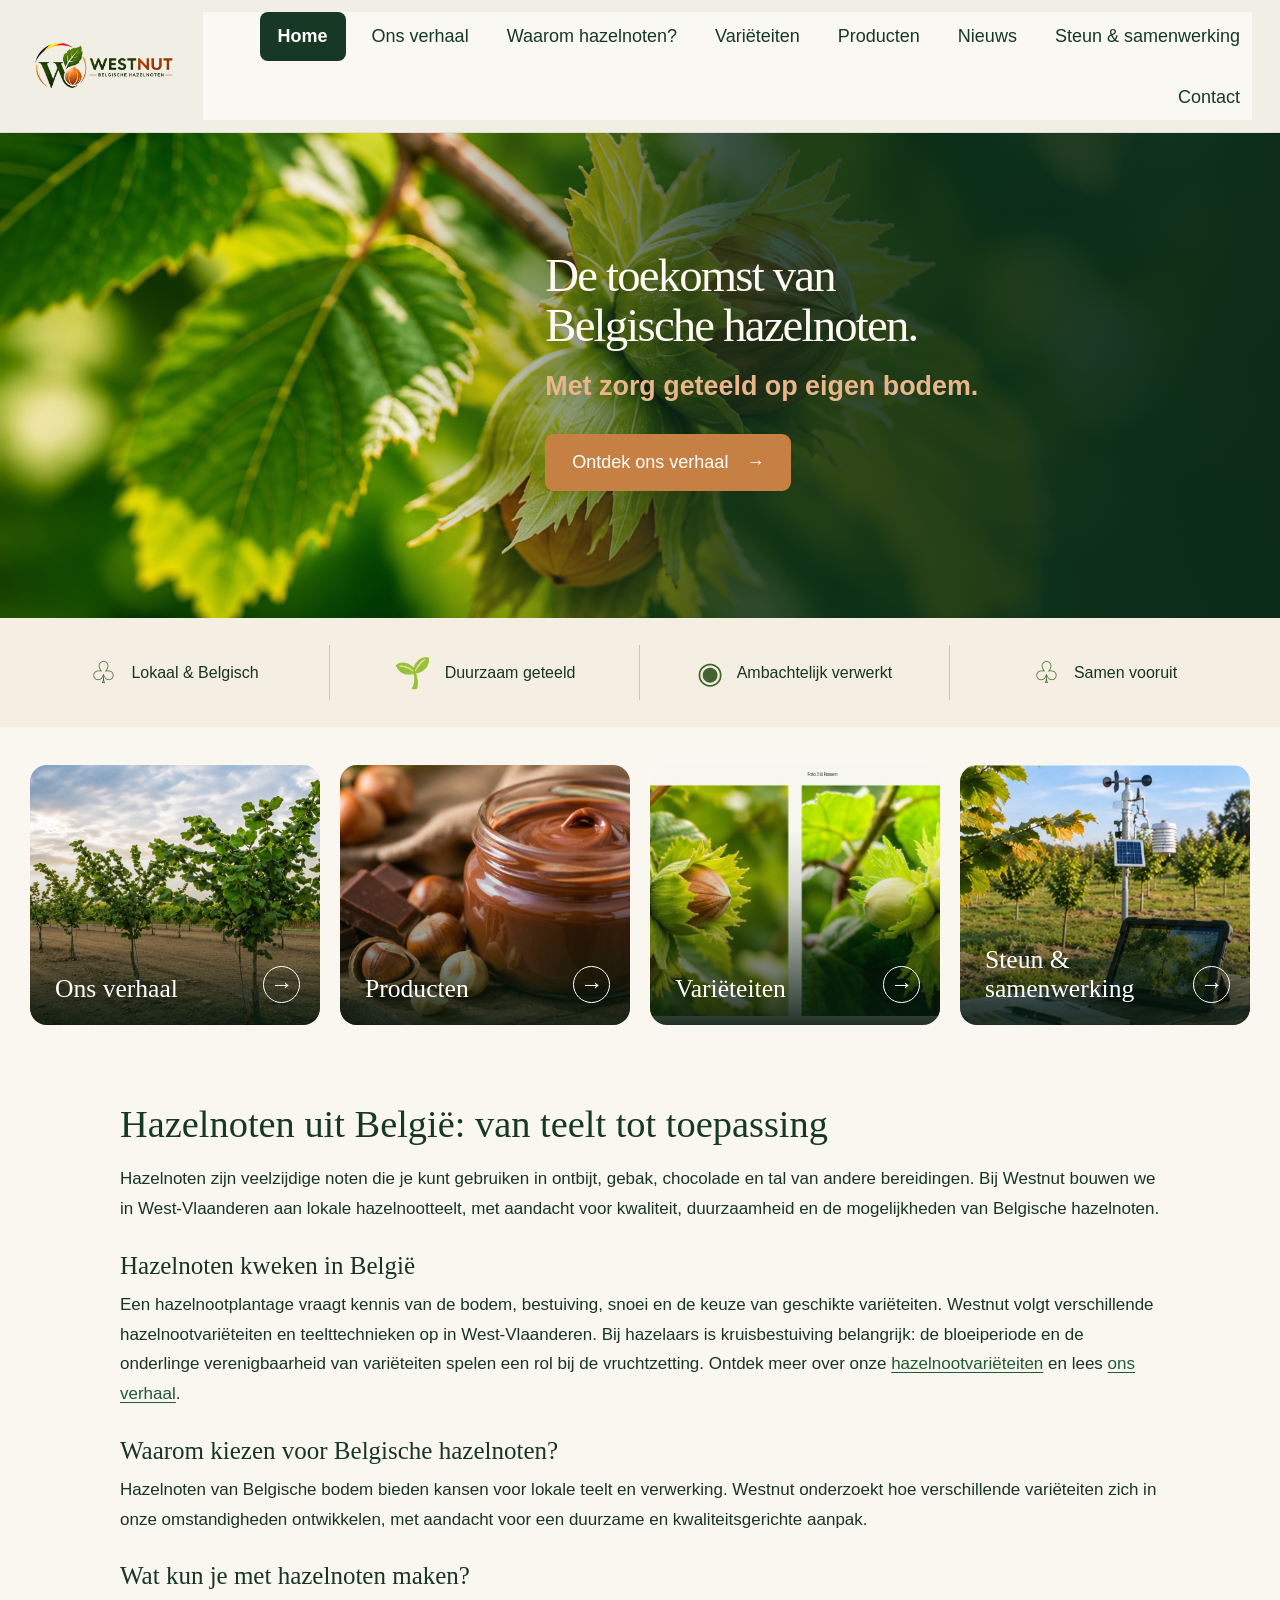
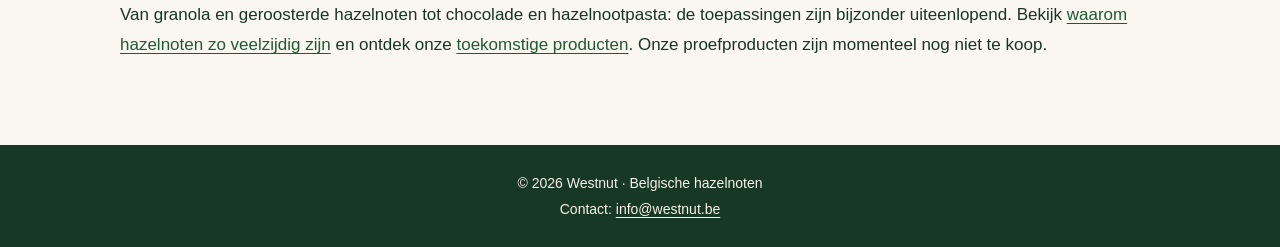
<file: index.html>
<!DOCTYPE html>
<html lang="nl">
<head>
<meta charset="UTF-8">
<meta name="viewport" content="width=device-width, initial-scale=1">

<title>Hazelnoten uit België | Belgische hazelnootteelt – Westnut</title>
<meta name="description" content="Ontdek Belgische hazelnoten bij Westnut in West-Vlaanderen. Leer over hazelnootteelt, variëteiten, bestuiving en toepassingen van hazelnoten.">
<meta name="robots" content="index, follow">
<link rel="canonical" href="https://westnut.be/">
<meta property="og:type" content="website">
<meta property="og:locale" content="nl_BE">
<meta property="og:site_name" content="Westnut">
<meta property="og:title" content="Hazelnoten uit België | Belgische hazelnootteelt – Westnut">
<meta property="og:description" content="Ontdek Belgische hazelnoten, lokale hazelnootteelt en verschillende variëteiten bij Westnut in West-Vlaanderen.">
<meta property="og:url" content="https://westnut.be/">
<meta name="twitter:card" content="summary">
<meta name="twitter:title" content="Hazelnoten uit België | Belgische hazelnootteelt – Westnut">
<meta name="twitter:description" content="Ontdek Belgische hazelnoten, variëteiten en hazelnootteelt bij Westnut in West-Vlaanderen.">
<script type="application/ld+json">
{
  "@context": "https://schema.org",
  "@type": "Organization",
  "name": "Westnut",
  "url": "https://westnut.be/",
  "description": "Westnut ontwikkelt lokale hazelnootteelt en toekomstige hazelnootproducten in West-Vlaanderen.",
  "logo": "https://westnut.be/westnut-logo-transparant.png",
  "email": "info@westnut.be",
  "contactPoint": {"@type": "ContactPoint", "email": "info@westnut.be", "contactType": "customer support"}
}
</script>

<link rel="icon" href="westnut-logo-transparant.png">

<style>
:root {
  --green: #173824;
  --cream: #faf7f0;
  --copper: #c78043;
  --text: #183524;
}

* {
  box-sizing: border-box;
}

html {
  scroll-behavior: smooth;
}

body {
  margin: 0;
  background: var(--cream);
  color: var(--text);
  font-family: Arial, Helvetica, sans-serif;
}

a {
  text-decoration: none;
  color: inherit;
}

/* =========================
   NAVIGATIE
========================= */

.site-header {
  background: #faf8f3;
  position: relative;
  z-index: 10;
}

.nav {
  max-width: 1500px;
  margin: auto;
  padding: 10px 24px;
  display: flex;
  align-items: center;
  justify-content: space-between;
  gap: 22px;
}

/* ORIGINEEL WESTNUT-LOGO */

.brand {
  display: flex;
  align-items: center;
  flex-shrink: 0;
  margin-left: 0;
}

.brand img {
  display: block;
  width: 300px;
  max-width: 100%;
  height: auto;
  object-fit: contain;
}

/* MENUKNOPPEN */

.nav-links {
  display: flex;
  align-items: center;
  justify-content: flex-end;
  gap: 13px;
  flex-wrap: nowrap;
}

.nav-links a {
  font-size: 18px;
  font-weight: 500;
  white-space: nowrap;
  transition: color .2s;
}

.nav-links a:hover {
  color: var(--copper);
}

.nav-links .active {
  background: var(--green);
  color: white;
  padding: 12px 18px;
  border-radius: 8px;
}

.nav-links .active:hover {
  color: white;
}

.menu-toggle {
  display: none;
  border: 0;
  background: none;
  font-size: 29px;
  color: var(--green);
  cursor: pointer;
}

/* =========================
   HOOFDBANNER
========================= */

.hero-inner {
  min-height: 485px;
  position: relative;
  display: flex;
  align-items: center;
  overflow: hidden;

  background:
    linear-gradient(
      90deg,
      rgba(12,42,25,0) 0%,
      rgba(12,42,25,.05) 32%,
      rgba(12,42,25,.82) 57%,
      rgba(12,42,25,.97) 100%
    ),
    url("hero-hazelnoten.jpg")
    center center / cover no-repeat;
}

.hero-inner {
  width: 100%;
  max-width: 1500px;
  margin: auto;
  padding: 65px 48px 75px;
  position: relative;
  z-index: 1;
  display: flex;
  justify-content: flex-end;
}

.hero-content {
  width: min(58%, 760px);
}

.hero h1 {
  font-family: Georgia, "Times New Roman", serif;
  font-size: clamp(34px, 3.65vw, 60px);
  font-weight: normal;
  line-height: 1.07;
  letter-spacing: -1.8px;
  color: #fffaf4;
  margin: 0 0 20px;
}

.hero-subtitle {
  color: #e9b68c;
  font-size: clamp(20px, 2.1vw, 32px);
  font-weight: 600;
  line-height: 1.2;
  margin: 0 0 32px;
}

.hero-button {
  display: inline-flex;
  align-items: center;
  gap: 18px;
  background: var(--copper);
  color: white;
  padding: 18px 27px;
  border-radius: 9px;
  font-size: 18px;
  transition: background .2s, transform .2s;
}

.hero-button:hover {
  background: #ac6732;
  transform: translateY(-2px);
}

/* ORIGINEEL LOGO NAAST DE HOOFDTITEL */

.hero-heading {
  display: flex;
  align-items: center;
  gap: 18px;
}

.hero-mark {
  width: clamp(82px, 8vw, 118px);
  height: auto;
  flex-shrink: 0;
  object-fit: contain;
}

.hero-heading h1 {
  min-width: 0;
}

@media (max-width: 1100px) {
  .hero-heading {
    gap: 12px;
  }

  .hero-mark {
    width: 82px;
  }
}

/* =========================
   KERNWAARDEN
========================= */

.values {
  background: #f5efe3;
  padding: 27px 20px;
}

.values-inner {
  max-width: 1400px;
  margin: auto;
  display: grid;
  grid-template-columns: repeat(4, 1fr);
}

.value {
  display: flex;
  align-items: center;
  justify-content: center;
  gap: 14px;
  padding: 10px 15px;
  font-size: 16px;
  border-right: 1px solid #d7c3a7;
}

.value:last-child {
  border: none;
}

.value-icon {
  color: #42652f;
  font-size: 30px;
}

/* =========================
   VIER FOTOKAARTEN
========================= */

.explore {
  max-width: 1500px;
  margin: auto;
  padding: 38px 30px 65px;
}

.cards {
  display: grid;
  grid-template-columns: repeat(4, minmax(0, 1fr));
  gap: 20px;
}

.feature-card {
  height: 260px;
  border-radius: 17px;
  position: relative;
  overflow: hidden;
  background: #304a35;
  display: block;
  isolation: isolate;
}

.feature-card img {
  display: block;
  width: 100%;
  height: 100%;
  object-fit: cover;
  object-position: center;
  transition: transform .45s ease;
}

.feature-card:hover img {
  transform: scale(1.06);
}

.feature-card::after {
  content: "";
  position: absolute;
  inset: 0;
  background: linear-gradient(
    to bottom,
    rgba(5,23,12,0) 25%,
    rgba(5,23,12,.15) 50%,
    rgba(5,23,12,.88) 100%
  );
  pointer-events: none;
}

.card-content {
  position: absolute;
  z-index: 1;
  bottom: 22px;
  left: 25px;
  right: 20px;
  color: white;
  display: flex;
  align-items: flex-end;
  justify-content: space-between;
  gap: 10px;
}

.card-title {
  font-family: Georgia, serif;
  font-size: clamp(21px, 2vw, 29px);
  font-weight: normal;
  line-height: 1.15;
}

.card-arrow {
  width: 37px;
  height: 37px;
  flex-shrink: 0;
  border: 1px solid white;
  border-radius: 50%;
  display: grid;
  place-items: center;
  font-size: 23px;
  transition: background .2s;
}

.feature-card:hover .card-arrow {
  background: rgba(255,255,255,.18);
}

/* TOEGANKELIJKHEID */

.feature-card:focus-visible,
.hero-button:focus-visible,
.nav-links a:focus-visible {
  outline: 3px solid var(--copper);
  outline-offset: 3px;
}

/* =========================
   FOOTER
========================= */

.footer {
  background: var(--green);
  color: #f8f3e9;
  padding: 30px 20px;
  text-align: center;
  font-size: 14px;
}

/* =========================
   TABLET
========================= */

@media (max-width: 1100px) {
  .nav {
    gap: 15px;
  }

  .brand {
    margin-left: 10px;
  }

  .brand img {
    width: 235px;
  }

  .nav-links {
    gap: 14px;
  }

  .nav-links a {
    font-size: 18px;
  }

  .hero-content {
    width: 65%;
  }

  .cards {
    grid-template-columns: repeat(2, minmax(0, 1fr));
  }

  .value {
    font-size: 14px;
  }
}


/* Op smallere desktops en tablets: uitklapmenu voorkomt overlap. */
@media (max-width: 1350px) {
  .menu-toggle { display: block; }
  .nav-links {
    display: none;
    position: absolute;
    top: 100%;
    left: 0;
    right: 0;
    background: #faf8f3;
    padding: 20px 28px;
    flex-direction: column;
    align-items: stretch;
    gap: 8px;
    box-shadow: 0 10px 20px #0002;
  }
  .nav-links.open { display: flex; }
  .nav-links a { font-size: 18px; padding: 10px 12px; }
}

/* =========================
   SMARTPHONE
========================= */

@media (max-width: 750px) {
  .nav {
    padding: 10px 20px;
  }

  .brand {
    margin-left: 0;
  }

  .brand img {
    width: 200px;
  }

  .menu-toggle {
    display: block;
  }

  .nav-links {
    display: none;
    position: absolute;
    top: 100%;
    left: 0;
    right: 0;
    background: #faf8f3;
    padding: 20px;
    flex-direction: column;
    align-items: stretch;
    box-shadow: 0 10px 20px #0002;
  }

  .nav-links.open {
    display: flex;
  }

  .nav-links a {
    padding: 10px;
  }

  .hero-inner {
    min-height: 550px;
    align-items: flex-end;

    background:
      linear-gradient(
        to bottom,
        rgba(12,42,25,0) 0%,
        rgba(12,42,25,.35) 35%,
        rgba(12,42,25,.96) 100%
      ),
      url("hero-hazelnoten.jpg")
      45% center / cover no-repeat;
  }

  .hero-inner {
    padding: 70px 23px 55px;
    justify-content: flex-start;
  }

  .hero-content {
    width: 100%;
  }

  .hero-mark {
    width: 75px;
  }

  .hero-heading {
    align-items: flex-start;
  }

  .hero h1 {
    letter-spacing: -.7px;
    font-size: clamp(34px, 8vw, 48px);
  }

  .hero-subtitle {
    font-size: 23px;
  }

  .values-inner {
    grid-template-columns: repeat(2, 1fr);
  }

  .value:nth-child(2) {
    border-right: none;
  }

  .value {
    justify-content: flex-start;
  }

  .cards {
    grid-template-columns: 1fr;
  }

  .feature-card {
    height: 250px;
  }

  .explore {
    padding: 25px 18px 45px;
  }
}

@media (prefers-reduced-motion: reduce) {
  html {
    scroll-behavior: auto;
  }

  .feature-card img,
  .hero-button {
    transition: none;
  }
}

/* INFORMATIEVE SEO-SECTIE - sluit aan bij bestaande huisstijl */
.hazelnut-info {max-width:1100px;margin:0 auto;padding:12px 30px 70px;line-height:1.75;}
.hazelnut-info h2 {font:normal clamp(27px,3vw,39px) Georgia,serif;color:var(--green);margin:0 0 18px;}
.hazelnut-info h3 {font:normal 25px Georgia,serif;margin:28px 0 10px;}
.hazelnut-info p {font-size:17px;margin:0 0 15px;}
.hazelnut-info a {color:#205a34;text-decoration:underline;text-underline-offset:3px;}
@media(max-width:750px){.hazelnut-info{padding:10px 20px 45px;}}

/* UNIFORME BOVENBALK - gelijk aan Steun & samenwerking */
.site-header {background:#f0eee5; border-bottom:1px solid #deded3; position:relative; z-index:100;}
.site-header .nav {max-width:1400px; margin:auto; padding:12px 28px; display:flex; justify-content:space-between; align-items:center; gap:25px; flex-wrap:nowrap;}
.site-header .brand {display:flex; align-items:center; flex-shrink:0; margin-left:0; text-decoration:none;}
.site-header .brand img {width:150px; height:auto; max-width:100%; display:block; object-fit:contain; background:transparent; border:0; box-shadow:none;}
.site-header .nav-links {display:flex; flex-wrap:wrap; gap:14px; align-items:center; justify-content:flex-end;}
.site-header .nav-links a {color:#173824; font-family:Arial,Helvetica,sans-serif; font-size:18px; font-weight:500; white-space:nowrap; line-height:1.4;}
.site-header .nav-links a:hover {color:#c78043;}
.site-header .nav-links a.active, .site-header .nav-links a[aria-current="page"] {background:#173824; color:white; font-weight:600; padding:12px 18px; border-radius:8px;}
.site-header .nav-links a.active:hover {color:white;}
.site-header .menu-toggle {display:none; align-items:center; justify-content:center; width:46px; height:46px; border:1px solid #d8dfd5; border-radius:8px; background:transparent; color:#173824; font-size:29px; line-height:1; cursor:pointer; flex-shrink:0;}
@media(max-width:1100px) {
 .site-header .menu-toggle {display:flex;}
 .site-header .nav-links {display:none; position:absolute; top:100%; left:0; right:0; z-index:200; background:#f0eee5; padding:20px; flex-direction:column; align-items:stretch; gap:6px; box-shadow:0 10px 20px rgba(0,0,0,.12);}
 .site-header .nav-links.open {display:flex;}
 .site-header .nav-links a {display:block; padding:12px 14px; font-size:18px; white-space:normal;}
 .site-header .nav-links a.active, .site-header .nav-links a[aria-current="page"] {padding:12px 14px;}
}
@media(min-width:1101px) {
 .site-header .menu-toggle {display:none;}
 .site-header .nav-links, .site-header .nav-links.open {display:flex; position:static; padding:0; box-shadow:none; flex-direction:row; align-items:center;}
}
@media(max-width:700px) {
 .site-header .nav {padding:15px 20px;}
 .site-header .brand img {width:130px;}
}
</style>
</head>

<body>

<!-- NAVIGATIE -->

<header class="site-header">
  <nav class="nav" aria-label="Hoofdnavigatie">

    <a class="brand"
       href="index.html"
       aria-label="Westnut Home">

      <img
        src="westnut-logo-transparant.png"
        alt="Westnut – Belgische hazelnoten">

    </a>

    <button
      class="menu-toggle"
      type="button"
      aria-label="Menu openen"
      aria-expanded="false"
      aria-controls="nav-links">
      ☰
    </button>

    <div class="nav-links" id="nav-links">

      <a href="index.html"
         class="active"
         aria-current="page">Home</a>

      <a href="over-ons.html">Ons verhaal</a>

      <a href="waarom-hazelnoten.html">Waarom hazelnoten?</a>

      <a href="rassen.html">Variëteiten</a>

      <a href="producten.html">Producten</a>

      <a href="nieuws.html">Nieuws</a>

      <!-- AANGEPASTE LINK -->
      <a href="samenwerking.html">
        Steun &amp; samenwerking
      </a>

      <a href="contact.html">Contact</a>

    </div>
  </nav>
</header>

<main>

<!-- HOOFDBANNER -->

<section class="hero">
  <div class="hero-inner">
    <div class="hero-content">

      <div class="hero-heading">

        <h1>
          De toekomst van<br>
          Belgische hazelnoten.
        </h1>

      </div>

      <p class="hero-subtitle">
        Met zorg geteeld op eigen bodem.
      </p>

      <a href="over-ons.html" class="hero-button">
        Ontdek ons verhaal
        <span aria-hidden="true">→</span>
      </a>

    </div>
  </div>
</section>

<!-- ONZE WAARDEN -->

<section class="values" aria-label="Onze waarden">
  <div class="values-inner">

    <div class="value">
      <span class="value-icon" aria-hidden="true">♧</span>
      <span>Lokaal &amp; Belgisch</span>
    </div>

    <div class="value">
      <span class="value-icon" aria-hidden="true">🌱</span>
      <span>Duurzaam geteeld</span>
    </div>

    <div class="value">
      <span class="value-icon" aria-hidden="true">◉</span>
      <span>Ambachtelijk verwerkt</span>
    </div>

    <div class="value">
      <span class="value-icon" aria-hidden="true">♧</span>
      <span>Samen vooruit</span>
    </div>

  </div>
</section>

<!-- VIER FOTOKAARTEN -->

<section class="explore" aria-label="Ontdek Westnut">
  <div class="cards">

    <!-- ONS VERHAAL -->

    <a href="over-ons.html" class="feature-card">

      <img
        src="ons-verhaal.jpg"
        alt="Hazelnootplantage van Westnut"
        loading="lazy">

      <div class="card-content">
        <span class="card-title">Ons verhaal</span>
        <span class="card-arrow" aria-hidden="true">→</span>
      </div>

    </a>

    <!-- PRODUCTEN -->

    <a href="producten.html" class="feature-card">

      <img
        src="producten.jpg"
        alt="Chocolade-hazelnootpasta en hazelnoten"
        loading="lazy">

      <div class="card-content">
        <span class="card-title">Producten</span>
        <span class="card-arrow" aria-hidden="true">→</span>
      </div>

    </a>

    <!-- VARIËTEITEN -->

    <a href="rassen.html" class="feature-card">

      <img
        src="rassen-vergelijking.jpg"
        alt="Vergelijking van hazelnoten aan de boom"
        loading="lazy">

      <div class="card-content">
        <span class="card-title">Variëteiten</span>
        <span class="card-arrow" aria-hidden="true">→</span>
      </div>

    </a>

    <!-- STEUN EN SAMENWERKING -->
    <!-- LINK GECORRIGEERD -->

    <a href="samenwerking.html" class="feature-card">

      <img
        src="steun-samenwerking.jpg"
        alt="Onderzoek en innovatie in de hazelnootteelt"
        loading="lazy">

      <div class="card-content">
        <span class="card-title">
          Steun &amp;<br>samenwerking
        </span>
        <span class="card-arrow" aria-hidden="true">→</span>
      </div>

    </a>

  </div>
</section>

<!-- INFORMATIE OVER HAZELNOTEN VOOR BEZOEKERS EN ZOEKMACHINES -->
<section class="hazelnut-info" aria-labelledby="hazelnoten-info-titel">
  <h2 id="hazelnoten-info-titel">Hazelnoten uit België: van teelt tot toepassing</h2>
  <p>Hazelnoten zijn veelzijdige noten die je kunt gebruiken in ontbijt, gebak, chocolade en tal van andere bereidingen. Bij Westnut bouwen we in West-Vlaanderen aan lokale hazelnootteelt, met aandacht voor kwaliteit, duurzaamheid en de mogelijkheden van Belgische hazelnoten.</p>
  <h3>Hazelnoten kweken in België</h3>
  <p>Een hazelnootplantage vraagt kennis van de bodem, bestuiving, snoei en de keuze van geschikte variëteiten. Westnut volgt verschillende hazelnootvariëteiten en teelttechnieken op in West-Vlaanderen. Bij hazelaars is kruisbestuiving belangrijk: de bloeiperiode en de onderlinge verenigbaarheid van variëteiten spelen een rol bij de vruchtzetting. Ontdek meer over onze <a href="rassen.html">hazelnootvariëteiten</a> en lees <a href="over-ons.html">ons verhaal</a>.</p>
  <h3>Waarom kiezen voor Belgische hazelnoten?</h3>
  <p>Hazelnoten van Belgische bodem bieden kansen voor lokale teelt en verwerking. Westnut onderzoekt hoe verschillende variëteiten zich in onze omstandigheden ontwikkelen, met aandacht voor een duurzame en kwaliteitsgerichte aanpak.</p>
  <h3>Wat kun je met hazelnoten maken?</h3>
  <p>Van granola en geroosterde hazelnoten tot chocolade en hazelnootpasta: de toepassingen zijn bijzonder uiteenlopend. Bekijk <a href="waarom-hazelnoten.html">waarom hazelnoten zo veelzijdig zijn</a> en ontdek onze <a href="producten.html">toekomstige producten</a>. Onze proefproducten zijn momenteel nog niet te koop.</p>
</section>

</main>

<!-- FOOTER -->

<footer class="footer">
  © <span id="year"></span>
  Westnut · Belgische hazelnoten
  <div style="margin-top: 10px;">
    Contact: <a href="mailto:info@westnut.be" style="color: inherit; text-decoration: underline; text-underline-offset: 3px;">info@westnut.be</a>
  </div>
</footer>

<!-- JAVASCRIPT -->

<script>
document.getElementById("year").textContent =
  new Date().getFullYear();

const menuButton =
  document.querySelector(".menu-toggle");

const navLinks =
  document.querySelector(".nav-links");

// Markeer automatisch het tabblad van de huidige pagina groen.
const huidigePagina =
  window.location.pathname.split("/").pop() || "index.html";

document.querySelectorAll(".nav-links a").forEach(link => {
  const doelPagina =
    new URL(link.href).pathname.split("/").pop();

  const actief = doelPagina === huidigePagina;

  link.classList.toggle("active", actief);

  if (actief) {
    link.setAttribute("aria-current", "page");
  } else {
    link.removeAttribute("aria-current");
  }
});

menuButton.addEventListener("click", () => {
  const isOpen = navLinks.classList.toggle("open");

  menuButton.setAttribute(
    "aria-expanded",
    String(isOpen)
  );

  menuButton.setAttribute(
    "aria-label",
    isOpen ? "Menu sluiten" : "Menu openen"
  );
});
window.addEventListener("resize", () => {
  if (window.innerWidth > 1100) {
    navLinks.classList.remove("open");
    menuButton.setAttribute("aria-expanded", "false");
    menuButton.setAttribute("aria-label", "Menu openen");
  }
});
</script>

</body>
</html>
</file>
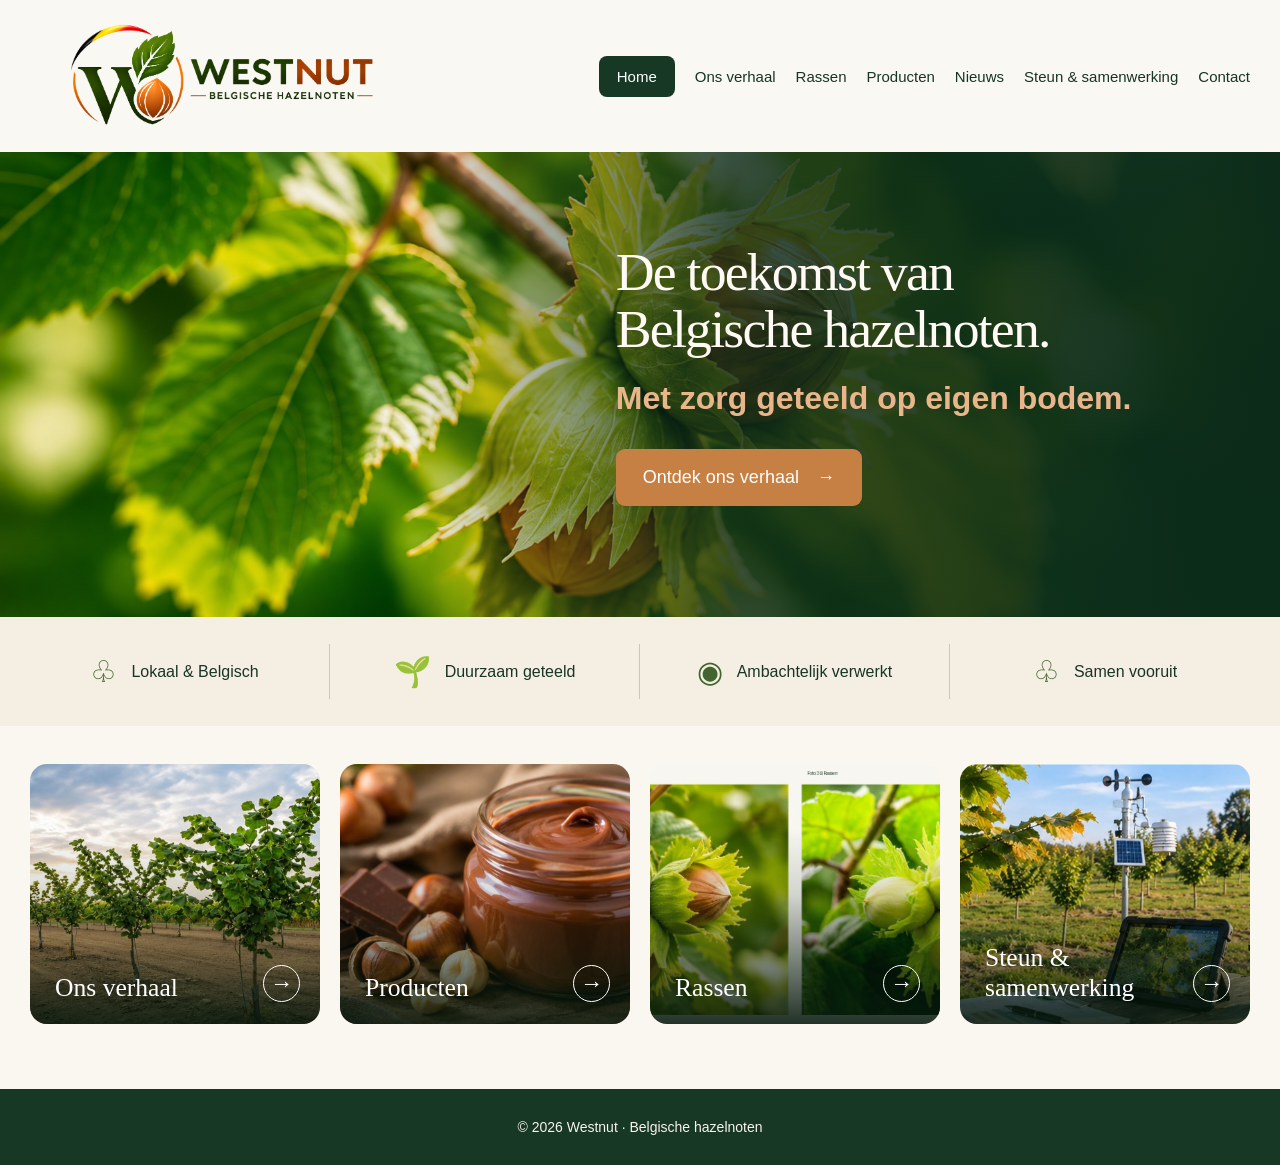
<file: index (1).html>
<!DOCTYPE html>
<html lang="nl">
<head>
<meta charset="UTF-8">
<meta name="viewport" content="width=device-width, initial-scale=1">

<title>Westnut | Belgische hazelnoten</title>
<meta name="description" content="Westnut: lokaal en duurzaam geteelde Belgische hazelnoten uit West-Vlaanderen.">

<link rel="icon" href="Westnut-logo-transparant.png">

<style>
:root {
  --green: #173824;
  --cream: #faf7f0;
  --copper: #c78043;
  --text: #183524;
}

* {
  box-sizing: border-box;
}

html {
  scroll-behavior: smooth;
}

body {
  margin: 0;
  background: var(--cream);
  color: var(--text);
  font-family: Arial, Helvetica, sans-serif;
}

a {
  text-decoration: none;
  color: inherit;
}

/* =========================
   NAVIGATIE
========================= */

.site-header {
  background: #faf8f3;
  position: relative;
  z-index: 10;
}

.nav {
  max-width: 1500px;
  margin: auto;
  padding: 10px 30px;
  display: flex;
  align-items: center;
  justify-content: space-between;
  gap: 22px;
}

/* ORIGINEEL WESTNUT-LOGO */

.brand {
  display: flex;
  align-items: center;
  flex-shrink: 0;
  margin-left: 25px;
}

.brand img {
  display: block;
  width: 330px;
  max-width: 100%;
  height: auto;
  object-fit: contain;
}

/* MENUKNOPPEN */

.nav-links {
  display: flex;
  align-items: center;
  justify-content: flex-end;
  gap: 20px;
  flex-wrap: wrap;
}

.nav-links a {
  font-size: 15px;
  white-space: nowrap;
  transition: color .2s;
}

.nav-links a:hover {
  color: var(--copper);
}

.nav-links .active {
  background: var(--green);
  color: white;
  padding: 12px 18px;
  border-radius: 8px;
}

.nav-links .active:hover {
  color: white;
}

.menu-toggle {
  display: none;
  border: 0;
  background: none;
  font-size: 29px;
  color: var(--green);
  cursor: pointer;
}

/* =========================
   HOOFDBANNER
========================= */

.hero-inner {
  min-height: 465px;
  position: relative;
  display: flex;
  align-items: center;
  overflow: hidden;

  background:
    linear-gradient(
      90deg,
      rgba(12,42,25,0) 0%,
      rgba(12,42,25,.05) 32%,
      rgba(12,42,25,.82) 57%,
      rgba(12,42,25,.97) 100%
    ),
    url("hero-hazelnoten.jpg")
    center center / cover no-repeat;
}

.hero-inner {
  width: 100%;
  max-width: 1500px;
  margin: auto;
  padding: 65px 35px 85px;
  position: relative;
  z-index: 1;
  display: flex;
  justify-content: flex-end;
}

.hero-content {
  width: 52%;
}

.hero h1 {
  font-family: Georgia, "Times New Roman", serif;
  font-size: clamp(38px, 4.2vw, 70px);
  font-weight: normal;
  line-height: 1.07;
  letter-spacing: -1.8px;
  color: #fffaf4;
  margin: 0 0 20px;
}

.hero-subtitle {
  color: #e9b68c;
  font-size: clamp(23px, 2.5vw, 38px);
  font-weight: 600;
  line-height: 1.2;
  margin: 0 0 32px;
}

.hero-button {
  display: inline-flex;
  align-items: center;
  gap: 18px;
  background: var(--copper);
  color: white;
  padding: 18px 27px;
  border-radius: 9px;
  font-size: 18px;
  transition: background .2s, transform .2s;
}

.hero-button:hover {
  background: #ac6732;
  transform: translateY(-2px);
}

/* =========================
   KERNWAARDEN
========================= */

.values {
  background: #f5efe3;
  padding: 27px 20px;
}

.values-inner {
  max-width: 1400px;
  margin: auto;
  display: grid;
  grid-template-columns: repeat(4, 1fr);
}

.value {
  display: flex;
  align-items: center;
  justify-content: center;
  gap: 14px;
  padding: 10px 15px;
  font-size: 16px;
  border-right: 1px solid #d7c3a7;
}

.value:last-child {
  border: none;
}

.value-icon {
  color: #42652f;
  font-size: 30px;
}

/* =========================
   VIER FOTOKAARTEN
========================= */

.explore {
  max-width: 1500px;
  margin: auto;
  padding: 38px 30px 65px;
}

.cards {
  display: grid;
  grid-template-columns: repeat(4, minmax(0, 1fr));
  gap: 20px;
}

.feature-card {
  height: 260px;
  border-radius: 17px;
  position: relative;
  overflow: hidden;
  background: #304a35;
  display: block;
  isolation: isolate;
}

.feature-card img {
  display: block;
  width: 100%;
  height: 100%;
  object-fit: cover;
  object-position: center;
  transition: transform .45s ease;
}

.feature-card:hover img {
  transform: scale(1.06);
}

.feature-card::after {
  content: "";
  position: absolute;
  inset: 0;
  background: linear-gradient(
    to bottom,
    rgba(5,23,12,0) 25%,
    rgba(5,23,12,.15) 50%,
    rgba(5,23,12,.88) 100%
  );
  pointer-events: none;
}

.card-content {
  position: absolute;
  z-index: 1;
  bottom: 22px;
  left: 25px;
  right: 20px;
  color: white;
  display: flex;
  align-items: flex-end;
  justify-content: space-between;
  gap: 10px;
}

.card-title {
  font-family: Georgia, serif;
  font-size: clamp(21px, 2vw, 29px);
  font-weight: normal;
  line-height: 1.15;
}

.card-arrow {
  width: 37px;
  height: 37px;
  flex-shrink: 0;
  border: 1px solid white;
  border-radius: 50%;
  display: grid;
  place-items: center;
  font-size: 23px;
  transition: background .2s;
}

.feature-card:hover .card-arrow {
  background: rgba(255,255,255,.18);
}

/* TOEGANKELIJKHEID */

.feature-card:focus-visible,
.hero-button:focus-visible,
.nav-links a:focus-visible {
  outline: 3px solid var(--copper);
  outline-offset: 3px;
}

/* =========================
   FOOTER
========================= */

.footer {
  background: var(--green);
  color: #f8f3e9;
  padding: 30px 20px;
  text-align: center;
  font-size: 14px;
}

/* =========================
   TABLET
========================= */

@media (max-width: 1100px) {
  .nav {
    gap: 15px;
  }

  .brand {
    margin-left: 10px;
  }

  .brand img {
    width: 235px;
  }

  .nav-links {
    gap: 14px;
  }

  .nav-links a {
    font-size: 14px;
  }

  .hero-content {
    width: 57%;
  }

  .cards {
    grid-template-columns: repeat(2, minmax(0, 1fr));
  }

  .value {
    font-size: 14px;
  }
}

/* =========================
   SMARTPHONE
========================= */

@media (max-width: 750px) {
  .nav {
    padding: 10px 20px;
  }

  .brand {
    margin-left: 0;
  }

  .brand img {
    width: 200px;
  }

  .menu-toggle {
    display: block;
  }

  .nav-links {
    display: none;
    position: absolute;
    top: 100%;
    left: 0;
    right: 0;
    background: #faf8f3;
    padding: 20px;
    flex-direction: column;
    align-items: stretch;
    box-shadow: 0 10px 20px #0002;
  }

  .nav-links.open {
    display: flex;
  }

  .nav-links a {
    padding: 10px;
  }

  .hero-inner {
    min-height: 550px;
    align-items: flex-end;

    background:
      linear-gradient(
        to bottom,
        rgba(12,42,25,0) 0%,
        rgba(12,42,25,.35) 35%,
        rgba(12,42,25,.96) 100%
      ),
      url("hero-hazelnoten.jpg")
      45% center / cover no-repeat;
  }

  .hero-inner {
    padding: 70px 23px 55px;
    justify-content: flex-start;
  }

  .hero-content {
    width: 100%;
  }

  .hero h1 {
    letter-spacing: -.7px;
    font-size: clamp(34px, 8vw, 48px);
  }

  .hero-subtitle {
    font-size: 23px;
  }

  .values-inner {
    grid-template-columns: repeat(2, 1fr);
  }

  .value:nth-child(2) {
    border-right: none;
  }

  .value {
    justify-content: flex-start;
  }

  .cards {
    grid-template-columns: 1fr;
  }

  .feature-card {
    height: 250px;
  }

  .explore {
    padding: 25px 18px 45px;
  }
}

@media (prefers-reduced-motion: reduce) {
  html {
    scroll-behavior: auto;
  }

  .feature-card img,
  .hero-button {
    transition: none;
  }
}
</style>
</head>

<body>

<!-- NAVIGATIE -->

<header class="site-header">
  <nav class="nav" aria-label="Hoofdnavigatie">

    <a class="brand"
       href="index.html"
       aria-label="Westnut Home">

      <img
        src="Westnut-logo-transparant.png"
        alt="Westnut – Belgische hazelnoten">

    </a>

    <button
      class="menu-toggle"
      type="button"
      aria-label="Menu openen"
      aria-expanded="false"
      aria-controls="nav-links">
      ☰
    </button>

    <div class="nav-links" id="nav-links">

      <a href="index.html"
         class="active"
         aria-current="page">Home</a>

      <a href="over-ons.html">Ons verhaal</a>

      <a href="rassen.html">Rassen</a>

      <a href="producten.html">Producten</a>

      <a href="nieuws.html">Nieuws</a>

      <a href="steun.html">
        Steun &amp; samenwerking
      </a>

      <a href="contact.html">Contact</a>

    </div>
  </nav>
</header>

<main>

<!-- HOOFDBANNER -->

<section class="hero">
  <div class="hero-inner">
    <div class="hero-content">

      <h1>
        De toekomst van<br>
        Belgische hazelnoten.
      </h1>

      <p class="hero-subtitle">
        Met zorg geteeld op eigen bodem.
      </p>

      <a href="over-ons.html" class="hero-button">
        Ontdek ons verhaal
        <span aria-hidden="true">→</span>
      </a>

    </div>
  </div>
</section>

<!-- ONZE WAARDEN -->

<section class="values" aria-label="Onze waarden">
  <div class="values-inner">

    <div class="value">
      <span class="value-icon" aria-hidden="true">♧</span>
      <span>Lokaal &amp; Belgisch</span>
    </div>

    <div class="value">
      <span class="value-icon" aria-hidden="true">🌱</span>
      <span>Duurzaam geteeld</span>
    </div>

    <div class="value">
      <span class="value-icon" aria-hidden="true">◉</span>
      <span>Ambachtelijk verwerkt</span>
    </div>

    <div class="value">
      <span class="value-icon" aria-hidden="true">♧</span>
      <span>Samen vooruit</span>
    </div>

  </div>
</section>

<!-- VIER FOTOKAARTEN -->

<section class="explore" aria-label="Ontdek Westnut">
  <div class="cards">

    <!-- ONS VERHAAL -->

    <a href="over-ons.html" class="feature-card">

      <img
        src="ons-verhaal.jpg"
        alt="Hazelnootplantage van Westnut"
        loading="lazy">

      <div class="card-content">
        <span class="card-title">Ons verhaal</span>
        <span class="card-arrow" aria-hidden="true">→</span>
      </div>

    </a>

    <!-- PRODUCTEN -->

    <a href="producten.html" class="feature-card">

      <img
        src="producten.jpg"
        alt="Chocolade-hazelnootpasta en hazelnoten"
        loading="lazy">

      <div class="card-content">
        <span class="card-title">Producten</span>
        <span class="card-arrow" aria-hidden="true">→</span>
      </div>

    </a>

    <!-- RASSEN -->

    <a href="rassen.html" class="feature-card">

      <img
        src="rassen-vergelijking.jpg"
        alt="Vergelijking van hazelnoten aan de boom"
        loading="lazy">

      <div class="card-content">
        <span class="card-title">Rassen</span>
        <span class="card-arrow" aria-hidden="true">→</span>
      </div>

    </a>

    <!-- STEUN EN SAMENWERKING -->

    <a href="steun.html" class="feature-card">

      <img
        src="steun-samenwerking.jpg"
        alt="Onderzoek en innovatie in de hazelnootteelt"
        loading="lazy">

      <div class="card-content">
        <span class="card-title">
          Steun &amp;<br>samenwerking
        </span>
        <span class="card-arrow" aria-hidden="true">→</span>
      </div>

    </a>

  </div>
</section>

</main>

<!-- FOOTER -->

<footer class="footer">
  © <span id="year"></span>
  Westnut · Belgische hazelnoten
</footer>

<!-- JAVASCRIPT -->

<script>
document.getElementById("year").textContent =
  new Date().getFullYear();

const menuButton =
  document.querySelector(".menu-toggle");

const navLinks =
  document.querySelector(".nav-links");

menuButton.addEventListener("click", () => {
  const isOpen = navLinks.classList.toggle("open");

  menuButton.setAttribute(
    "aria-expanded",
    String(isOpen)
  );

  menuButton.setAttribute(
    "aria-label",
    isOpen ? "Menu sluiten" : "Menu openen"
  );
});
</script>

</body>
</html>
</file>
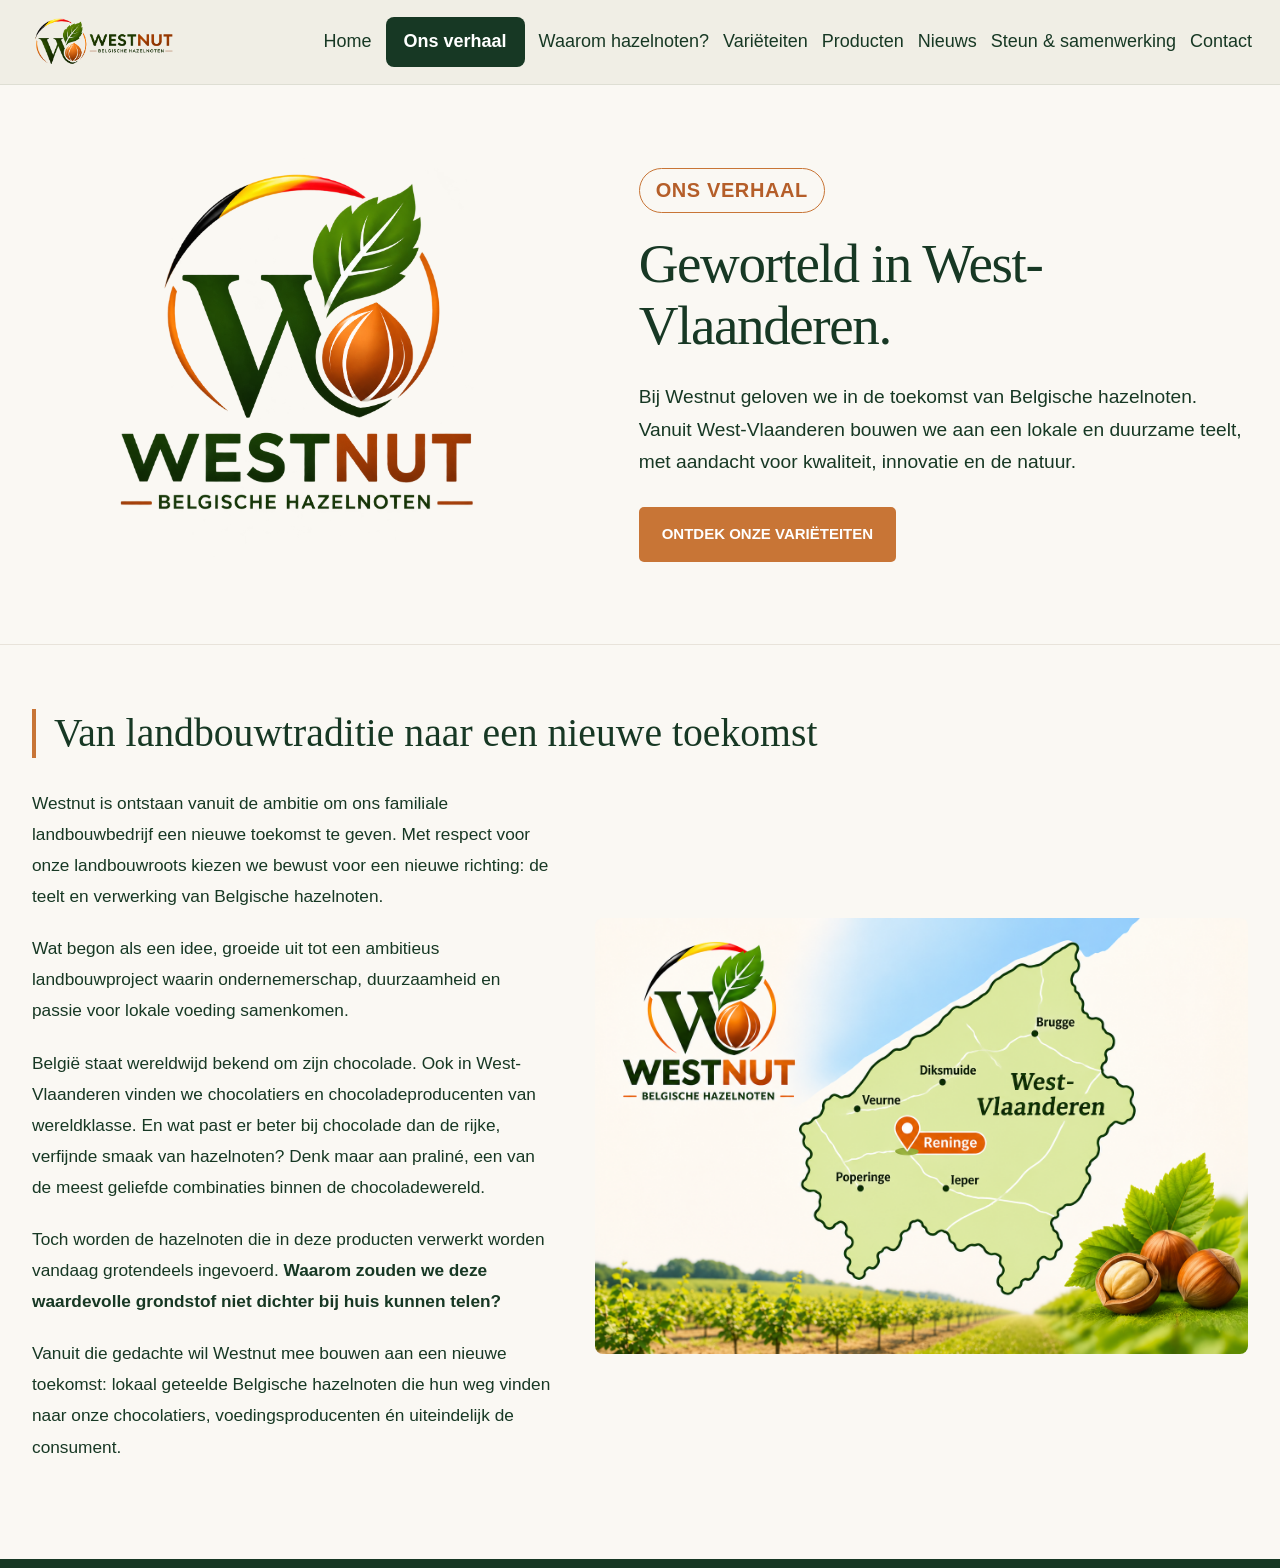
<file: over-ons.html>
<!doctype html>
<html lang="nl">
<head>
  <meta charset="utf-8">
  <meta name="viewport" content="width=device-width, initial-scale=1">

  <title>Ons verhaal | Belgische hazelnoten uit West-Vlaanderen | Westnut</title>
  <meta name="description" content="Ontdek het verhaal van Westnut: van familiaal landbouwbedrijf naar lokale teelt en verwerking van Belgische hazelnoten in West-Vlaanderen.">
  <meta name="robots" content="index, follow">
  <link rel="canonical" href="https://westnut.be/over-ons.html">
  <link rel="icon" type="image/png" href="westnut-logo-transparant.png">

  <style>
    :root {
      --bg: #faf8f3;
      --green: #173824;
      --orange: #c87536;
      --line: #e8e3da;
    }

    * {
      box-sizing: border-box;
    }

    body {
      margin: 0;
      background: var(--bg);
      color: var(--green);
      font-family: Arial, Helvetica, sans-serif;
      line-height: 1.65;
    }

    a {
      color: inherit;
      text-decoration: none;
    }

    .container {
      max-width: 1320px;
      margin: auto;
      padding: 0 32px;
    }

    /* ==========================================
       STANDAARD WESTNUT BOVENBALK
       IDENTIEK AAN STEUN & SAMENWERKING
       ========================================== */

    .westnut-header {
      background: #f0eee5;
      border-bottom: 1px solid #deded3;
      position: relative;
      z-index: 100;
    }

    .westnut-nav {
      max-width: 1400px;
      margin: auto;
      padding: 12px 28px;
      display: flex;
      justify-content: space-between;
      align-items: center;
      gap: 25px;
      flex-wrap: nowrap;
    }

    .westnut-brand {
      display: flex;
      align-items: center;
      flex-shrink: 0;
      text-decoration: none;
    }

    .westnut-brand img {
      width: 150px;
      height: auto;
      max-width: 100%;
      display: block;
      object-fit: contain;
      background: transparent;
      border: none;
      box-shadow: none;
    }

    .westnut-links {
      display: flex;
      flex-wrap: wrap;
      gap: 14px;
      align-items: center;
      justify-content: flex-end;
    }

    .westnut-links a {
      color: #173824;
      text-decoration: none;
      font-family: Arial, Helvetica, sans-serif;
      font-size: 18px;
      font-weight: 500;
      white-space: nowrap;
      line-height: 1.4;
    }

    .westnut-links a:hover {
      color: #c78043;
    }

    .westnut-links a.active,
    .westnut-links a[aria-current="page"] {
      background: #173824;
      color: #fff;
      font-weight: 600;
      padding: 12px 18px;
      border-radius: 8px;
    }

    .westnut-links a.active:hover,
    .westnut-links a[aria-current="page"]:hover {
      color: #fff;
    }

    .menu-toggle {
      display: none;
      align-items: center;
      justify-content: center;
      width: 46px;
      height: 46px;
      border: 1px solid #d8dfd5;
      border-radius: 8px;
      background: transparent;
      color: #173824;
      font-size: 29px;
      line-height: 1;
      cursor: pointer;
      flex-shrink: 0;
    }

    .menu-toggle:focus-visible,
    .westnut-links a:focus-visible,
    .btn:focus-visible {
      outline: 3px solid #c78043;
      outline-offset: 3px;
    }

    /* ==========================================
       INTRODUCTIE
       VIERKANT LOGO LINKS - TEKST RECHTS
       ========================================== */

    .hero {
      border-bottom: 1px solid var(--line);
    }

    .hero-inner {
      display: grid;
      grid-template-columns: minmax(0,1fr) minmax(0,1.15fr);
      gap: clamp(36px,6vw,90px);
      align-items: center;
      padding-top: 62px;
      padding-bottom: 62px;
    }

    .hero-logo {
      display: flex;
      align-items: center;
      justify-content: center;
      min-width: 0;
    }

    .hero-logo img {
      display: block;
      width: 100%;
      max-width: 390px;
      height: auto;
      object-fit: contain;
      background: transparent;
      border: 0;
      box-shadow: none;
    }

    .hero-content {
      min-width: 0;
    }

    .eyebrow {
      display: inline-block;
      border: 1.5px solid var(--orange);
      border-radius: 30px;
      padding: 5px 16px;
      color: #b55e29;
      font-size: 20px;
      font-weight: 700;
      letter-spacing: .03em;
    }

    .hero h1 {
      font-family: Georgia, 'Times New Roman', serif;
      font-size: clamp(40px,4.3vw,62px);
      font-weight: normal;
      line-height: 1.13;
      letter-spacing: -.025em;
      margin: 20px 0 24px;
    }

    .hero p {
      max-width: 620px;
      font-size: clamp(18px,1.5vw,22px);
      line-height: 1.7;
      margin: 0 0 20px;
    }

    .btn {
      display: inline-block;
      background: var(--orange);
      color: white;
      padding: 15px 23px;
      font-weight: bold;
      font-size: 15px;
      margin-top: 8px;
      border-radius: 5px;
    }

    .btn:hover {
      background: #aa602d;
    }

    /* ==========================================
       ONS VERHAAL EN KAART
       ========================================== */

    .story {
      padding-top: 64px;
      padding-bottom: 75px;
    }

    .story h2 {
      font-family: Georgia, 'Times New Roman', serif;
      font-weight: normal;
      font-size: clamp(32px,3.1vw,43px);
      line-height: 1.22;
      border-left: 4px solid var(--orange);
      padding-left: 18px;
      margin: 0 0 30px;
    }

    .story-grid {
      display: grid;
      grid-template-columns: minmax(0,1fr) minmax(0,1.25fr);
      gap: 40px;
      align-items: center;
    }

    .story-copy {
      font-size: clamp(17px,1.35vw,19px);
      line-height: 1.8;
    }

    .story-copy p {
      margin: 0 0 21px;
    }

    .story-images {
      display: flex;
      align-items: center;
      justify-content: center;
      min-width: 0;
    }

    .story-map {
      display: block;
      width: 100%;
      max-width: 675px;
      height: auto;
      border-radius: 8px;
    }

    .footer-line {
      height: 9px;
      background: var(--green);
    }

    /* ==========================================
       TABLET - IDENTIEK UITKLAPMENU
       ========================================== */

    @media (max-width: 1100px) {
      .menu-toggle {
        display: flex;
      }

      .westnut-links {
        display: none;
        position: absolute;
        top: 100%;
        left: 0;
        right: 0;
        z-index: 200;
        background: #f0eee5;
        padding: 20px;
        flex-direction: column;
        align-items: stretch;
        gap: 6px;
        box-shadow: 0 10px 20px rgba(0,0,0,.12);
      }

      .westnut-links.open {
        display: flex;
      }

      .westnut-links a {
        display: block;
        padding: 12px 14px;
        font-size: 18px;
        white-space: normal;
      }

      .westnut-links a.active,
      .westnut-links a[aria-current="page"] {
        padding: 12px 14px;
      }
    }

    /* ==========================================
       SMARTPHONE
       ========================================== */

    @media (max-width: 760px) {
      .container {
        padding: 0 20px;
      }

      .westnut-nav {
        padding: 15px 20px;
      }

      .westnut-brand img {
        width: 130px;
      }

      .hero-inner {
        grid-template-columns: 1fr;
        gap: 24px;
        padding-top: 35px;
        padding-bottom: 42px;
      }

      .hero-logo img {
        max-width: 280px;
      }

      .hero h1 {
        font-size: clamp(37px,9vw,49px);
      }

      .hero p {
        font-size: 18px;
      }

      .story {
        padding-top: 42px;
        padding-bottom: 55px;
      }

      .story-grid {
        grid-template-columns: 1fr;
        gap: 22px;
      }

      .story-map {
        max-width: 100%;
      }
    }
  </style>
</head>

<body>

  <!-- STANDAARD WESTNUT BOVENBALK -->
  <header class="westnut-header">
    <nav class="westnut-nav" aria-label="Hoofdnavigatie">

      <a class="westnut-brand" href="index.html">
        <img
          src="westnut-logo-transparant.png"
          alt="Westnut – Belgische hazelnoten">
      </a>

      <button
        class="menu-toggle"
        type="button"
        aria-label="Menu openen"
        aria-expanded="false"
        aria-controls="nav-links">☰</button>

      <div class="westnut-links" id="nav-links">
        <a href="index.html">Home</a>
        <a href="over-ons.html" class="active" aria-current="page">Ons verhaal</a>
        <a href="waarom-hazelnoten.html">Waarom hazelnoten?</a>
        <a href="rassen.html">Variëteiten</a>
        <a href="producten.html">Producten</a>
        <a href="nieuws.html">Nieuws</a>
        <a href="samenwerking.html">Steun &amp; samenwerking</a>
        <a href="contact.html">Contact</a>
      </div>

    </nav>
  </header>

  <main>

    <!-- INTRODUCTIE -->
    <section class="hero">
      <div class="container hero-inner">

        <div class="hero-logo">
          <img
            src="Westnut logo vierkant transparant.png"
            alt="Origineel vierkant Westnut-logo met Belgische hazelnoten">
        </div>

        <div class="hero-content">
          <span class="eyebrow">ONS VERHAAL</span>

          <h1>Geworteld in West-Vlaanderen.</h1>

          <p>
            Bij Westnut geloven we in de toekomst van Belgische
            hazelnoten. Vanuit West-Vlaanderen bouwen we aan een
            lokale en duurzame teelt, met aandacht voor kwaliteit,
            innovatie en de natuur.
          </p>

          <a class="btn" href="rassen.html">
            ONTDEK ONZE VARIËTEITEN
          </a>
        </div>

      </div>
    </section>

    <!-- ONS VERHAAL -->
    <section class="container story">

      <h2>Van landbouwtraditie naar een nieuwe toekomst</h2>

      <div class="story-grid">

        <div class="story-copy">

          <p>
            Westnut is ontstaan vanuit de ambitie om ons familiale
            landbouwbedrijf een nieuwe toekomst te geven. Met respect
            voor onze landbouwroots kiezen we bewust voor een nieuwe
            richting: de teelt en verwerking van Belgische hazelnoten.
          </p>

          <p>
            Wat begon als een idee, groeide uit tot een ambitieus
            landbouwproject waarin ondernemerschap, duurzaamheid
            en passie voor lokale voeding samenkomen.
          </p>

          <p>
            België staat wereldwijd bekend om zijn chocolade.
            Ook in West-Vlaanderen vinden we chocolatiers en
            chocoladeproducenten van wereldklasse. En wat past er
            beter bij chocolade dan de rijke, verfijnde smaak van
            hazelnoten? Denk maar aan praliné, een van de meest
            geliefde combinaties binnen de chocoladewereld.
          </p>

          <p>
            Toch worden de hazelnoten die in deze producten verwerkt
            worden vandaag grotendeels ingevoerd.
            <strong>
              Waarom zouden we deze waardevolle grondstof niet
              dichter bij huis kunnen telen?
            </strong>
          </p>

          <p>
            Vanuit die gedachte wil Westnut mee bouwen aan een
            nieuwe toekomst: lokaal geteelde Belgische hazelnoten
            die hun weg vinden naar onze chocolatiers,
            voedingsproducenten én uiteindelijk de consument.
          </p>

        </div>

        <div class="story-images">
          <img
            class="story-map"
            src="West-Vlaanderen hazelnotenkaart.png"
            alt="Kaart van West-Vlaanderen met de ligging van Westnut in Reninge"
            loading="lazy">
        </div>

      </div>
    </section>

  </main>

  <div class="footer-line"></div>

  <script>
    const menuButton = document.querySelector('.menu-toggle');
    const navLinks = document.querySelector('#nav-links');

    if (menuButton && navLinks) {
      function closeMenu() {
        navLinks.classList.remove('open');
        menuButton.setAttribute('aria-expanded', 'false');
        menuButton.setAttribute('aria-label', 'Menu openen');
        menuButton.textContent = '☰';
      }

      menuButton.addEventListener('click', () => {
        const isOpen = navLinks.classList.toggle('open');

        menuButton.setAttribute('aria-expanded', String(isOpen));
        menuButton.setAttribute(
          'aria-label',
          isOpen ? 'Menu sluiten' : 'Menu openen'
        );
        menuButton.textContent = isOpen ? '✕' : '☰';
      });

      navLinks.querySelectorAll('a').forEach(link => {
        link.addEventListener('click', closeMenu);
      });

      window.addEventListener('resize', () => {
        if (window.innerWidth > 1100) closeMenu();
      });

      document.addEventListener('keydown', event => {
        if (event.key === 'Escape') closeMenu();
      });
    }
  </script>

</body>
</html>
</file>
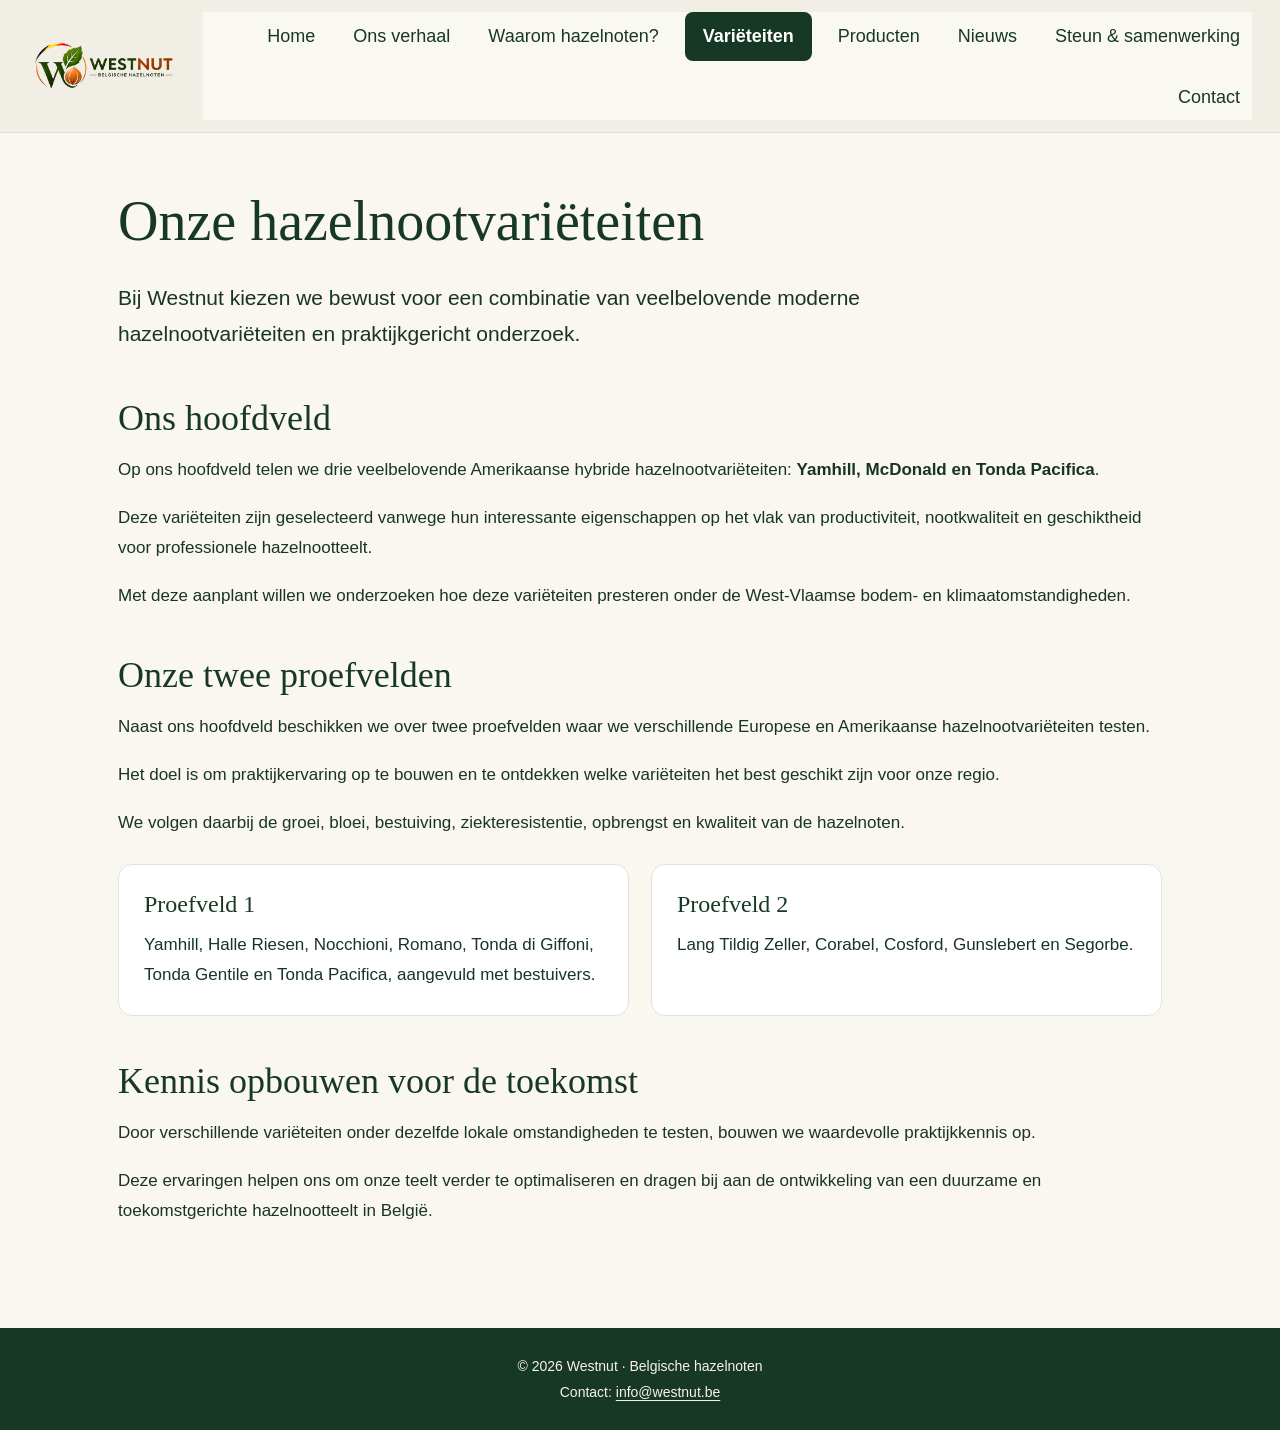
<file: rassen.html>
<!DOCTYPE html>

<html lang="nl">
<head>
<meta charset="utf-8"/>
<meta content="width=device-width, initial-scale=1" name="viewport"/>
<title>Hazelnootvariëteiten | Westnut – Belgische hazelnoten</title>
<meta content="Ontdek de hazelnootvariëteiten van Westnut: Yamhill, McDonald en Tonda Pacifica op ons hoofdveld en Europese en Amerikaanse variëteiten op twee proefvelden." name="description"/>
<meta content="index, follow" name="robots"/>
<link href="https://westnut.be/rassen.html" rel="canonical"/>
<meta content="website" property="og:type"/>
<meta content="nl_BE" property="og:locale"/>
<meta content="Westnut" property="og:site_name"/>
<meta content="Hazelnootvariëteiten | Westnut" property="og:title"/>
<meta content="Ontdek het hoofdveld en de twee proefvelden van Westnut in West-Vlaanderen." property="og:description"/>
<meta content="https://westnut.be/rassen.html" property="og:url"/>
<meta content="summary" name="twitter:card"/>
<meta content="Hazelnootvariëteiten bij Westnut in West-Vlaanderen" name="twitter:title"/>
<meta content="Hazelnootvariëteiten bij Westnut in West-Vlaanderen" name="twitter:description"/>
<script type="application/ld+json">
{
  "@context": "https://schema.org",
  "@type": "Organization",
  "name": "Westnut",
  "url": "https://westnut.be/",
  "description": "Westnut ontwikkelt lokale hazelnootteelt en toekomstige hazelnootproducten in West-Vlaanderen.",
  "logo": "https://westnut.be/westnut-logo-transparant.png",
  "email": "info@westnut.be",
  "contactPoint": {"@type": "ContactPoint", "email": "info@westnut.be", "contactType": "customer support"}
}
</script>
<link href="westnut-logo-transparant.png" rel="icon"/>
<style>
:root {
  --green: #173824;
  --cream: #faf7f0;
  --copper: #c78043;
  --text: #183524;
}

* {
  box-sizing: border-box;
}

html {
  scroll-behavior: smooth;
}

body {
  margin: 0;
  background: var(--cream);
  color: var(--text);
  font-family: Arial, Helvetica, sans-serif;
}

a {
  text-decoration: none;
  color: inherit;
}

/* =========================
   NAVIGATIE
========================= */

.site-header {
  background: #faf8f3;
  position: relative;
  z-index: 10;
}

.nav {
  max-width: 1500px;
  margin: auto;
  padding: 10px 24px;
  display: flex;
  align-items: center;
  justify-content: space-between;
  gap: 22px;
}

/* ORIGINEEL WESTNUT-LOGO */

.brand {
  display: flex;
  align-items: center;
  flex-shrink: 0;
  margin-left: 0;
}

.brand img {
  display: block;
  width: 300px;
  max-width: 100%;
  height: auto;
  object-fit: contain;
}

/* MENUKNOPPEN */

.nav-links {
  display: flex;
  align-items: center;
  justify-content: flex-end;
  gap: 13px;
  flex-wrap: nowrap;
}

.nav-links a {
  font-size: 18px;
  font-weight: 500;
  white-space: nowrap;
  transition: color .2s;
}

.nav-links a:hover {
  color: var(--copper);
}

.nav-links .active {
  background: var(--green);
  color: white;
  padding: 12px 18px;
  border-radius: 8px;
}

.nav-links .active:hover {
  color: white;
}

.menu-toggle {
  display: none;
  border: 0;
  background: none;
  font-size: 29px;
  color: var(--green);
  cursor: pointer;
}

/* =========================
   HOOFDBANNER
========================= */

.hero-inner {
  min-height: 485px;
  position: relative;
  display: flex;
  align-items: center;
  overflow: hidden;

  background:
    linear-gradient(
      90deg,
      rgba(12,42,25,0) 0%,
      rgba(12,42,25,.05) 32%,
      rgba(12,42,25,.82) 57%,
      rgba(12,42,25,.97) 100%
    ),
    url("hero-hazelnoten.jpg")
    center center / cover no-repeat;
}

.hero-inner {
  width: 100%;
  max-width: 1500px;
  margin: auto;
  padding: 65px 48px 75px;
  position: relative;
  z-index: 1;
  display: flex;
  justify-content: flex-end;
}

.hero-content {
  width: min(58%, 760px);
}

.hero h1 {
  font-family: Georgia, "Times New Roman", serif;
  font-size: clamp(34px, 3.65vw, 60px);
  font-weight: normal;
  line-height: 1.07;
  letter-spacing: -1.8px;
  color: #fffaf4;
  margin: 0 0 20px;
}

.hero-subtitle {
  color: #e9b68c;
  font-size: clamp(20px, 2.1vw, 32px);
  font-weight: 600;
  line-height: 1.2;
  margin: 0 0 32px;
}

.hero-button {
  display: inline-flex;
  align-items: center;
  gap: 18px;
  background: var(--copper);
  color: white;
  padding: 18px 27px;
  border-radius: 9px;
  font-size: 18px;
  transition: background .2s, transform .2s;
}

.hero-button:hover {
  background: #ac6732;
  transform: translateY(-2px);
}

/* ORIGINEEL LOGO NAAST DE HOOFDTITEL */

.hero-heading {
  display: flex;
  align-items: center;
  gap: 18px;
}

.hero-mark {
  width: clamp(82px, 8vw, 118px);
  height: auto;
  flex-shrink: 0;
  object-fit: contain;
}

.hero-heading h1 {
  min-width: 0;
}

@media (max-width: 1100px) {
  .hero-heading {
    gap: 12px;
  }

  .hero-mark {
    width: 82px;
  }
}

/* =========================
   KERNWAARDEN
========================= */

.values {
  background: #f5efe3;
  padding: 27px 20px;
}

.values-inner {
  max-width: 1400px;
  margin: auto;
  display: grid;
  grid-template-columns: repeat(4, 1fr);
}

.value {
  display: flex;
  align-items: center;
  justify-content: center;
  gap: 14px;
  padding: 10px 15px;
  font-size: 16px;
  border-right: 1px solid #d7c3a7;
}

.value:last-child {
  border: none;
}

.value-icon {
  color: #42652f;
  font-size: 30px;
}

/* =========================
   VIER FOTOKAARTEN
========================= */

.explore {
  max-width: 1500px;
  margin: auto;
  padding: 38px 30px 65px;
}

.cards {
  display: grid;
  grid-template-columns: repeat(4, minmax(0, 1fr));
  gap: 20px;
}

.feature-card {
  height: 260px;
  border-radius: 17px;
  position: relative;
  overflow: hidden;
  background: #304a35;
  display: block;
  isolation: isolate;
}

.feature-card img {
  display: block;
  width: 100%;
  height: 100%;
  object-fit: cover;
  object-position: center;
  transition: transform .45s ease;
}

.feature-card:hover img {
  transform: scale(1.06);
}

.feature-card::after {
  content: "";
  position: absolute;
  inset: 0;
  background: linear-gradient(
    to bottom,
    rgba(5,23,12,0) 25%,
    rgba(5,23,12,.15) 50%,
    rgba(5,23,12,.88) 100%
  );
  pointer-events: none;
}

.card-content {
  position: absolute;
  z-index: 1;
  bottom: 22px;
  left: 25px;
  right: 20px;
  color: white;
  display: flex;
  align-items: flex-end;
  justify-content: space-between;
  gap: 10px;
}

.card-title {
  font-family: Georgia, serif;
  font-size: clamp(21px, 2vw, 29px);
  font-weight: normal;
  line-height: 1.15;
}

.card-arrow {
  width: 37px;
  height: 37px;
  flex-shrink: 0;
  border: 1px solid white;
  border-radius: 50%;
  display: grid;
  place-items: center;
  font-size: 23px;
  transition: background .2s;
}

.feature-card:hover .card-arrow {
  background: rgba(255,255,255,.18);
}

/* TOEGANKELIJKHEID */

.feature-card:focus-visible,
.hero-button:focus-visible,
.nav-links a:focus-visible {
  outline: 3px solid var(--copper);
  outline-offset: 3px;
}

/* =========================
   FOOTER
========================= */

.footer {
  background: var(--green);
  color: #f8f3e9;
  padding: 30px 20px;
  text-align: center;
  font-size: 14px;
}

/* =========================
   TABLET
========================= */

@media (max-width: 1100px) {
  .nav {
    gap: 15px;
  }

  .brand {
    margin-left: 10px;
  }

  .brand img {
    width: 235px;
  }

  .nav-links {
    gap: 14px;
  }

  .nav-links a {
    font-size: 18px;
  }

  .hero-content {
    width: 65%;
  }

  .cards {
    grid-template-columns: repeat(2, minmax(0, 1fr));
  }

  .value {
    font-size: 14px;
  }
}


/* Op smallere desktops en tablets: uitklapmenu voorkomt overlap. */
@media (max-width: 1350px) {
  .menu-toggle { display: block; }
  .nav-links {
    display: none;
    position: absolute;
    top: 100%;
    left: 0;
    right: 0;
    background: #faf8f3;
    padding: 20px 28px;
    flex-direction: column;
    align-items: stretch;
    gap: 8px;
    box-shadow: 0 10px 20px #0002;
  }
  .nav-links.open { display: flex; }
  .nav-links a { font-size: 18px; padding: 10px 12px; }
}

/* =========================
   SMARTPHONE
========================= */

@media (max-width: 750px) {
  .nav {
    padding: 10px 20px;
  }

  .brand {
    margin-left: 0;
  }

  .brand img {
    width: 200px;
  }

  .menu-toggle {
    display: block;
  }

  .nav-links {
    display: none;
    position: absolute;
    top: 100%;
    left: 0;
    right: 0;
    background: #faf8f3;
    padding: 20px;
    flex-direction: column;
    align-items: stretch;
    box-shadow: 0 10px 20px #0002;
  }

  .nav-links.open {
    display: flex;
  }

  .nav-links a {
    padding: 10px;
  }

  .hero-inner {
    min-height: 550px;
    align-items: flex-end;

    background:
      linear-gradient(
        to bottom,
        rgba(12,42,25,0) 0%,
        rgba(12,42,25,.35) 35%,
        rgba(12,42,25,.96) 100%
      ),
      url("hero-hazelnoten.jpg")
      45% center / cover no-repeat;
  }

  .hero-inner {
    padding: 70px 23px 55px;
    justify-content: flex-start;
  }

  .hero-content {
    width: 100%;
  }

  .hero-mark {
    width: 75px;
  }

  .hero-heading {
    align-items: flex-start;
  }

  .hero h1 {
    letter-spacing: -.7px;
    font-size: clamp(34px, 8vw, 48px);
  }

  .hero-subtitle {
    font-size: 23px;
  }

  .values-inner {
    grid-template-columns: repeat(2, 1fr);
  }

  .value:nth-child(2) {
    border-right: none;
  }

  .value {
    justify-content: flex-start;
  }

  .cards {
    grid-template-columns: 1fr;
  }

  .feature-card {
    height: 250px;
  }

  .explore {
    padding: 25px 18px 45px;
  }
}

@media (prefers-reduced-motion: reduce) {
  html {
    scroll-behavior: auto;
  }

  .feature-card img,
  .hero-button {
    transition: none;
  }
}

/* INFORMATIEVE SEO-SECTIE - sluit aan bij bestaande huisstijl */
.hazelnut-info {max-width:1100px;margin:0 auto;padding:12px 30px 70px;line-height:1.75;}
.hazelnut-info h2 {font:normal clamp(27px,3vw,39px) Georgia,serif;color:var(--green);margin:0 0 18px;}
.hazelnut-info h3 {font:normal 25px Georgia,serif;margin:28px 0 10px;}
.hazelnut-info p {font-size:17px;margin:0 0 15px;}
.hazelnut-info a {color:#205a34;text-decoration:underline;text-underline-offset:3px;}
@media(max-width:750px){.hazelnut-info{padding:10px 20px 45px;}}

/* UNIFORME BOVENBALK - gelijk aan Steun & samenwerking */
.site-header {background:#f0eee5; border-bottom:1px solid #deded3; position:relative; z-index:100;}
.site-header .nav {max-width:1400px; margin:auto; padding:12px 28px; display:flex; justify-content:space-between; align-items:center; gap:25px; flex-wrap:nowrap;}
.site-header .brand {display:flex; align-items:center; flex-shrink:0; margin-left:0; text-decoration:none;}
.site-header .brand img {width:150px; height:auto; max-width:100%; display:block; object-fit:contain; background:transparent; border:0; box-shadow:none;}
.site-header .nav-links {display:flex; flex-wrap:wrap; gap:14px; align-items:center; justify-content:flex-end;}
.site-header .nav-links a {color:#173824; font-family:Arial,Helvetica,sans-serif; font-size:18px; font-weight:500; white-space:nowrap; line-height:1.4;}
.site-header .nav-links a:hover {color:#c78043;}
.site-header .nav-links a.active, .site-header .nav-links a[aria-current="page"] {background:#173824; color:white; font-weight:600; padding:12px 18px; border-radius:8px;}
.site-header .nav-links a.active:hover {color:white;}
.site-header .menu-toggle {display:none; align-items:center; justify-content:center; width:46px; height:46px; border:1px solid #d8dfd5; border-radius:8px; background:transparent; color:#173824; font-size:29px; line-height:1; cursor:pointer; flex-shrink:0;}
@media(max-width:1100px) {
 .site-header .menu-toggle {display:flex;}
 .site-header .nav-links {display:none; position:absolute; top:100%; left:0; right:0; z-index:200; background:#f0eee5; padding:20px; flex-direction:column; align-items:stretch; gap:6px; box-shadow:0 10px 20px rgba(0,0,0,.12);}
 .site-header .nav-links.open {display:flex;}
 .site-header .nav-links a {display:block; padding:12px 14px; font-size:18px; white-space:normal;}
 .site-header .nav-links a.active, .site-header .nav-links a[aria-current="page"] {padding:12px 14px;}
}
@media(min-width:1101px) {
 .site-header .menu-toggle {display:none;}
 .site-header .nav-links, .site-header .nav-links.open {display:flex; position:static; padding:0; box-shadow:none; flex-direction:row; align-items:center;}
}
@media(max-width:700px) {
 .site-header .nav {padding:15px 20px;}
 .site-header .brand img {width:130px;}
}

/* Inhoud variëteitenpagina */
.varieties-main{max-width:1100px;margin:auto;padding:55px 28px 85px;line-height:1.75;font-size:17px}
.varieties-main h1,.varieties-main h2,.varieties-main h3{font-family:Georgia,"Times New Roman",serif;color:var(--green);font-weight:normal;line-height:1.2}
.varieties-main h1{font-size:clamp(36px,4.4vw,56px);margin:0 0 24px}
.varieties-main h2{font-size:clamp(27px,3vw,36px);margin:44px 0 15px}
.varieties-main h3{font-size:24px;margin:0 0 12px}
.varieties-main p{margin:0 0 18px}.varieties-main .intro{font-size:21px;max-width:880px}
.varieties-main .fields{display:grid;grid-template-columns:repeat(2,minmax(0,1fr));gap:22px;margin:26px 0}
.varieties-main .field{padding:25px;background:#fff;border:1px solid #dce5d8;border-radius:14px}
.varieties-main .field p{margin-bottom:0}
@media(max-width:700px){.varieties-main{padding:36px 20px 55px}.varieties-main .fields{grid-template-columns:1fr}}
</style>
</head>
<body>
<!-- NAVIGATIE -->
<header class="site-header">
<nav aria-label="Hoofdnavigatie" class="nav">
<a aria-label="Westnut Home" class="brand" href="index.html">
<img alt="Westnut – Belgische hazelnoten" src="westnut-logo-transparant.png"/>
</a>
<button aria-controls="nav-links" aria-expanded="false" aria-label="Menu openen" class="menu-toggle" type="button">
      ☰
    </button>
<div class="nav-links" id="nav-links">
<a href="index.html">Home</a>
<a href="over-ons.html">Ons verhaal</a>
<a href="waarom-hazelnoten.html">Waarom hazelnoten?</a>
<a aria-current="page" class="active" href="rassen.html">Variëteiten</a>
<a href="producten.html">Producten</a>
<a href="nieuws.html">Nieuws</a>
<!-- AANGEPASTE LINK -->
<a href="samenwerking.html">
        Steun &amp; samenwerking
      </a>
<a href="contact.html">Contact</a>
</div>
</nav>
</header>
<main class="varieties-main"><h1>Onze hazelnootvariëteiten</h1><p class="intro">Bij Westnut kiezen we bewust voor een combinatie van veelbelovende moderne hazelnootvariëteiten en praktijkgericht onderzoek.</p><section><h2>Ons hoofdveld</h2><p>Op ons hoofdveld telen we drie veelbelovende Amerikaanse hybride hazelnootvariëteiten: <strong>Yamhill, McDonald en Tonda Pacifica</strong>.</p><p>Deze variëteiten zijn geselecteerd vanwege hun interessante eigenschappen op het vlak van productiviteit, nootkwaliteit en geschiktheid voor professionele hazelnootteelt.</p><p>Met deze aanplant willen we onderzoeken hoe deze variëteiten presteren onder de West-Vlaamse bodem- en klimaatomstandigheden.</p></section><section><h2>Onze twee proefvelden</h2><p>Naast ons hoofdveld beschikken we over twee proefvelden waar we verschillende Europese en Amerikaanse hazelnootvariëteiten testen.</p><p>Het doel is om praktijkervaring op te bouwen en te ontdekken welke variëteiten het best geschikt zijn voor onze regio.</p><p>We volgen daarbij de groei, bloei, bestuiving, ziekteresistentie, opbrengst en kwaliteit van de hazelnoten.</p><div class="fields"><div class="field"><h3>Proefveld 1</h3><p>Yamhill, Halle Riesen, Nocchioni, Romano, Tonda di Giffoni, Tonda Gentile en Tonda Pacifica, aangevuld met bestuivers.</p></div><div class="field"><h3>Proefveld 2</h3><p>Lang Tildig Zeller, Corabel, Cosford, Gunslebert en Segorbe.</p></div></div></section><section><h2>Kennis opbouwen voor de toekomst</h2><p>Door verschillende variëteiten onder dezelfde lokale omstandigheden te testen, bouwen we waardevolle praktijkkennis op.</p><p>Deze ervaringen helpen ons om onze teelt verder te optimaliseren en dragen bij aan de ontwikkeling van een duurzame en toekomstgerichte hazelnootteelt in België.</p></section></main>
<!-- FOOTER -->
<footer class="footer">
  © <span id="year"></span>
  Westnut · Belgische hazelnoten
  <div style="margin-top: 10px;">
    Contact: <a href="mailto:info@westnut.be" style="color: inherit; text-decoration: underline; text-underline-offset: 3px;">info@westnut.be</a>
</div>
</footer>
<!-- JAVASCRIPT -->
<script>
document.getElementById("year").textContent =
  new Date().getFullYear();

const menuButton =
  document.querySelector(".menu-toggle");

const navLinks =
  document.querySelector(".nav-links");

// Markeer automatisch het tabblad van de huidige pagina groen.
const huidigePagina =
  window.location.pathname.split("/").pop() || "index.html";

document.querySelectorAll(".nav-links a").forEach(link => {
  const doelPagina =
    new URL(link.href).pathname.split("/").pop();

  const actief = doelPagina === huidigePagina;

  link.classList.toggle("active", actief);

  if (actief) {
    link.setAttribute("aria-current", "page");
  } else {
    link.removeAttribute("aria-current");
  }
});

menuButton.addEventListener("click", () => {
  const isOpen = navLinks.classList.toggle("open");

  menuButton.setAttribute(
    "aria-expanded",
    String(isOpen)
  );

  menuButton.setAttribute(
    "aria-label",
    isOpen ? "Menu sluiten" : "Menu openen"
  );
});
window.addEventListener("resize", () => {
  if (window.innerWidth > 1100) {
    navLinks.classList.remove("open");
    menuButton.setAttribute("aria-expanded", "false");
    menuButton.setAttribute("aria-label", "Menu openen");
  }
});
</script>
</body>
</html>
</file>
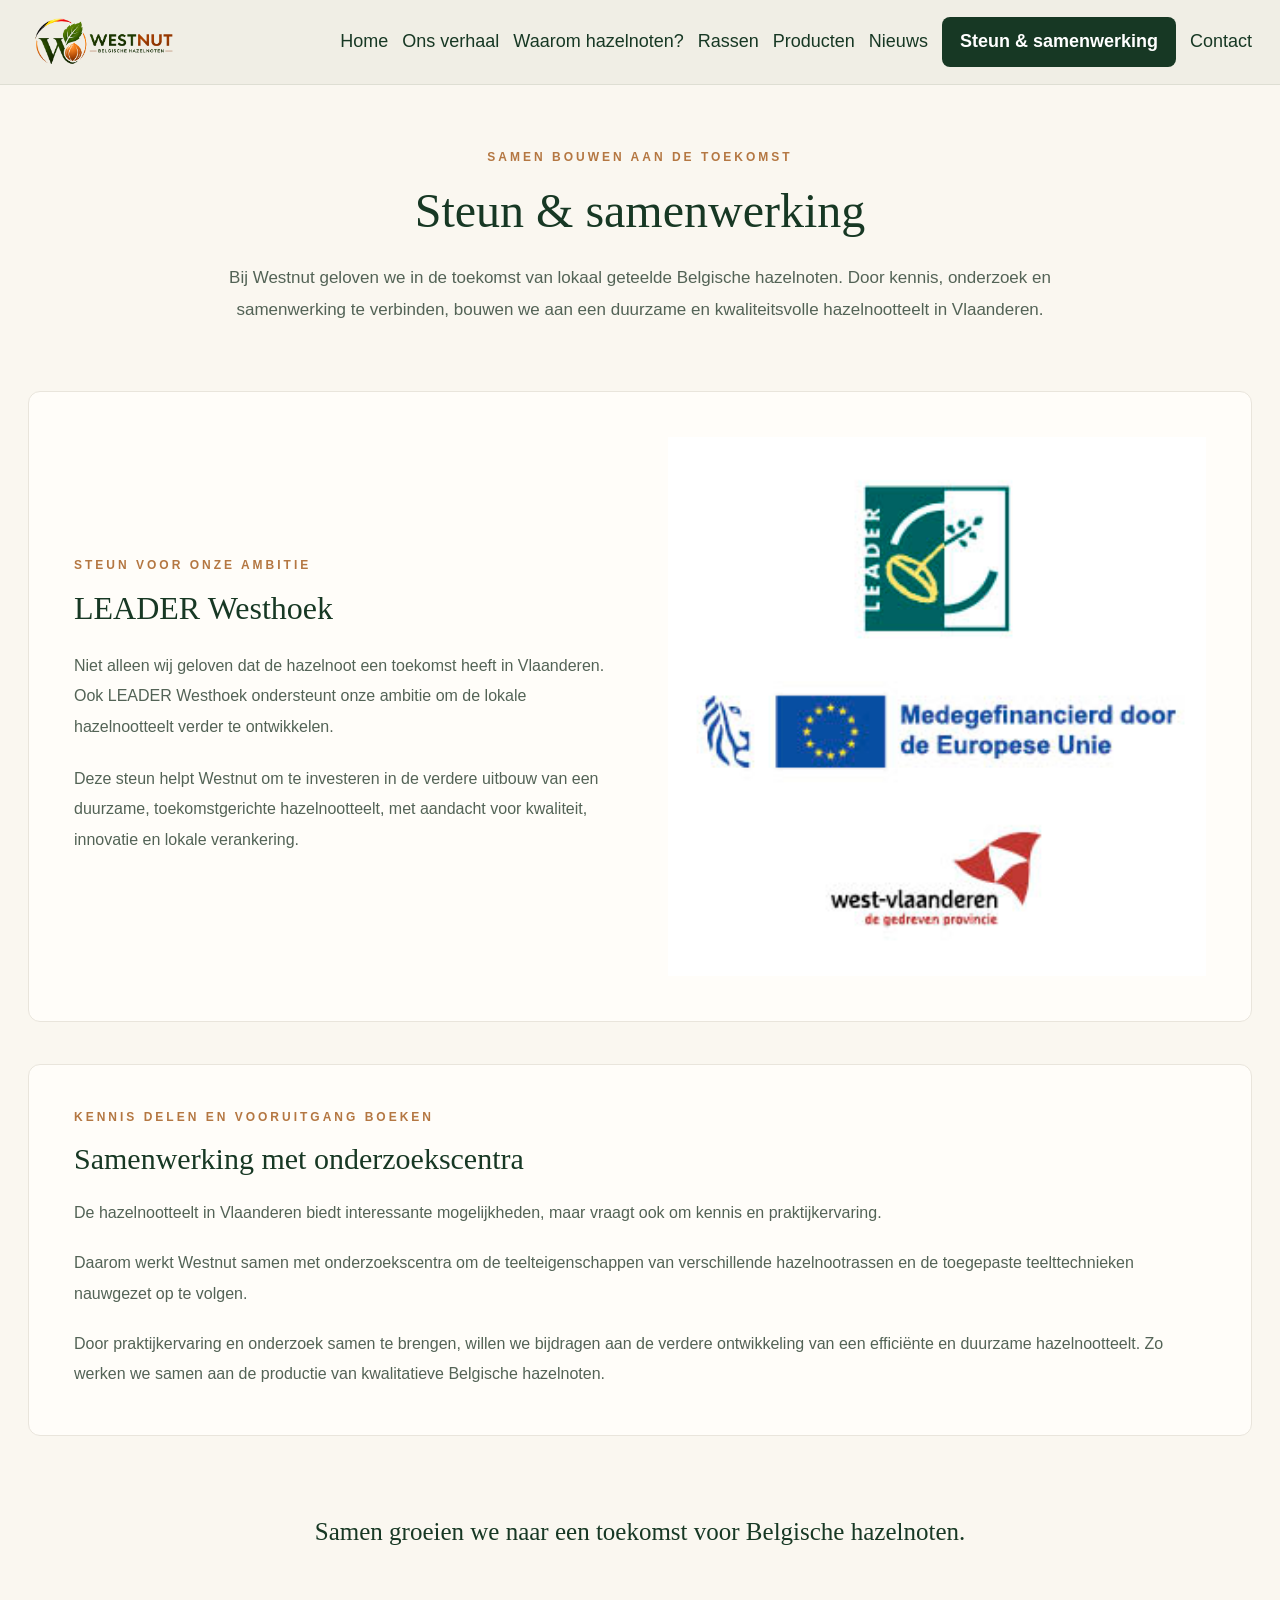
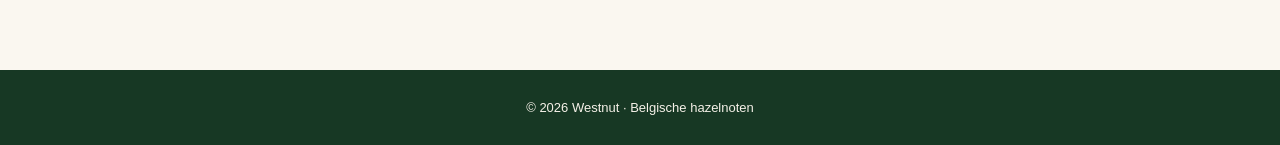
<file: samenwerking.html>
<!DOCTYPE html>
<html lang="nl">
<head>
<meta charset="UTF-8">
<meta name="viewport" content="width=device-width, initial-scale=1">
<title>Steun & samenwerking | Westnut</title>
<meta name="description" content="Westnut werkt samen met LEADER Westhoek en onderzoekscentra aan duurzame Belgische hazelnoten.">
<link rel="icon" type="image/png" href="westnut-logo-transparant.png">
<link rel="stylesheet" href="style.css">
<style>
:root { --green:#173824; --cream:#faf7f0; --copper:#b47742; --muted:#536356; }
* { box-sizing:border-box; }
html { scroll-behavior:smooth; }
body { margin:0; background:var(--cream); color:var(--green); font-family:Arial,Helvetica,sans-serif; }
/* NAVIGATIE */
.westnut-header { background:#f0eee5; border-bottom:1px solid #deded3; position:relative; z-index:100; }
.westnut-nav { max-width:1400px; margin:auto; padding:12px 28px; display:flex; justify-content:space-between; align-items:center; gap:25px; flex-wrap:nowrap; }
.westnut-brand { display:flex; align-items:center; flex-shrink:0; text-decoration:none; }
.westnut-brand img { width:150px; height:auto; max-width:100%; display:block; object-fit:contain; background:transparent; border:none; box-shadow:none; }
.westnut-links { display:flex; flex-wrap:wrap; gap:14px; align-items:center; justify-content:flex-end; }
.westnut-links a { color:var(--green); text-decoration:none; font-size:18px; font-weight:500; white-space:nowrap; line-height:1.4; }
.westnut-links a:hover { color:#c78043; }
.westnut-links a.active, .westnut-links a[aria-current="page"] { background:var(--green); color:#fff; font-weight:600; padding:12px 18px; border-radius:8px; }
.westnut-links a.active:hover { color:#fff; }
.menu-toggle { display:none; align-items:center; justify-content:center; width:46px; height:46px; border:1px solid #d8dfd5; border-radius:8px; background:transparent; color:var(--green); font-size:29px; line-height:1; cursor:pointer; flex-shrink:0; }
.menu-toggle:focus-visible, .westnut-links a:focus-visible { outline:3px solid #c78043; outline-offset:3px; }
/* PAGINA */
.samenwerking-main { max-width:1400px; margin:auto; padding:65px 28px 85px; }
.page-intro { max-width:850px; text-align:center; margin:0 auto 65px; }
.eyebrow { color:var(--copper); text-transform:uppercase; letter-spacing:3px; font-size:12px; font-weight:bold; margin-bottom:18px; }
.page-intro h1 { font-family:Georgia,serif; font-size:clamp(32px,4vw,48px); font-weight:normal; line-height:1.2; margin:0 0 22px; }
.page-intro p { color:var(--muted); font-size:17px; line-height:1.9; }
/* LEADER WESTHOEK */
.leader-section { display:grid; grid-template-columns:minmax(0,1fr) minmax(0,1fr); gap:55px; align-items:center; background:#fffdf9; border:1px solid #e9e5dc; border-radius:12px; padding:45px; margin-bottom:42px; }
.leader-text { min-width:0; }
.leader-text h2 { font-family:Georgia,serif; font-size:32px; font-weight:normal; margin:0 0 24px; }
.leader-text p { font-size:16px; line-height:1.9; color:var(--muted); margin:0 0 22px; }
.leader-text p:last-child { margin-bottom:0; }
/* OFFICIËLE LOGO'S */
.leader-image-container { width:100%; display:flex; justify-content:center; align-items:center; }
.leader-logo { display:block; width:100%; max-width:600px; height:auto; object-fit:contain; background:white; }
/* ONDERZOEK */
.research-section { background:#fffdf9; border:1px solid #e9e5dc; border-radius:12px; padding:45px; margin-bottom:42px; }
.research-section h2 { font-family:Georgia,serif; font-size:30px; font-weight:normal; margin:0 0 22px; }
.research-section p { color:var(--muted); font-size:16px; line-height:1.9; margin:0 0 20px; }
.research-section p:last-child { margin-bottom:0; }
/* AFSLUITING */
.closing-text { text-align:center; padding:35px 20px; }
.closing-text p { font-family:Georgia,serif; font-size:25px; line-height:1.5; margin:0; }
/* FOOTER */
.westnut-footer { background:var(--green); color:#f5f1e8; text-align:center; padding:30px 20px; font-size:13px; }
/* TABLET EN SMARTPHONE: UITKLAPMENU */
@media (max-width:1100px) {
  .menu-toggle { display:flex; }
  .westnut-links { display:none; position:absolute; top:100%; left:0; right:0; z-index:200; background:#f0eee5; padding:20px; flex-direction:column; align-items:stretch; gap:6px; box-shadow:0 10px 20px rgba(0,0,0,.12); }
  .westnut-links.open { display:flex; }
  .westnut-links a { display:block; padding:12px 14px; font-size:18px; white-space:normal; }
  .westnut-links a.active, .westnut-links a[aria-current="page"] { padding:12px 14px; }
}
@media (max-width:1000px) { .leader-section { gap:28px; padding:30px; } .leader-text h2 { font-size:27px; } }
@media (max-width:700px) {
  .westnut-nav { padding:15px 20px; }
  .westnut-brand img { width:130px; }
  .samenwerking-main { padding:40px 18px; }
  .page-intro { margin-bottom:40px; }
  .leader-section { grid-template-columns:1fr; gap:25px; padding:25px 20px; }
  .leader-text h2 { font-size:26px; }
  .leader-logo { max-width:500px; }
  .research-section { padding:28px 20px; }
  .research-section h2 { font-size:25px; }
  .closing-text p { font-size:22px; }
}
</style>
</head>
<body>
<header class="westnut-header">
  <nav class="westnut-nav" aria-label="Hoofdnavigatie">
    <a class="westnut-brand" href="index.html"><img src="westnut-logo-transparant.png" alt="Westnut – Belgische hazelnoten"></a>
    <button class="menu-toggle" type="button" aria-label="Menu openen" aria-expanded="false" aria-controls="nav-links">☰</button>
    <div class="westnut-links" id="nav-links">
      <a href="index.html">Home</a>
      <a href="over-ons.html">Ons verhaal</a>
      <a href="waarom-hazelnoten.html">Waarom hazelnoten?</a>
      <a href="rassen.html">Rassen</a>
      <a href="producten.html">Producten</a>
      <a href="nieuws.html">Nieuws</a>
      <a href="samenwerking.html" class="active" aria-current="page">Steun &amp; samenwerking</a>
      <a href="contact.html">Contact</a>
    </div>
  </nav>
</header>
<main class="samenwerking-main">
  <!-- INTRODUCTIE -->
  <section class="page-intro">
    <div class="eyebrow">Samen bouwen aan de toekomst</div>
    <h1>Steun & samenwerking</h1>
    <p>Bij Westnut geloven we in de toekomst van lokaal geteelde Belgische hazelnoten. Door kennis, onderzoek en samenwerking te verbinden, bouwen we aan een duurzame en kwaliteitsvolle hazelnootteelt in Vlaanderen.</p>
  </section>
  <!-- LEADER WESTHOEK -->
  <section class="leader-section">
    <div class="leader-text">
      <div class="eyebrow">Steun voor onze ambitie</div>
      <h2>LEADER Westhoek</h2>
      <p>Niet alleen wij geloven dat de hazelnoot een toekomst heeft in Vlaanderen. Ook LEADER Westhoek ondersteunt onze ambitie om de lokale hazelnootteelt verder te ontwikkelen.</p>
      <p>Deze steun helpt Westnut om te investeren in de verdere uitbouw van een duurzame, toekomstgerichte hazelnootteelt, met aandacht voor kwaliteit, innovatie en lokale verankering.</p>
    </div>
    <div class="leader-image-container">
      <img src="Leader%20logo%27s%20vierkant.jpg" alt="Officiële logo's van LEADER, de Europese Unie en West-Vlaanderen" class="leader-logo">
    </div>
  </section>
  <!-- ONDERZOEKSCENTRA -->
  <section class="research-section">
    <div class="eyebrow">Kennis delen en vooruitgang boeken</div>
    <h2>Samenwerking met onderzoekscentra</h2>
    <p>De hazelnootteelt in Vlaanderen biedt interessante mogelijkheden, maar vraagt ook om kennis en praktijkervaring.</p>
    <p>Daarom werkt Westnut samen met onderzoekscentra om de teelteigenschappen van verschillende hazelnootrassen en de toegepaste teelttechnieken nauwgezet op te volgen.</p>
    <p>Door praktijkervaring en onderzoek samen te brengen, willen we bijdragen aan de verdere ontwikkeling van een efficiënte en duurzame hazelnootteelt. Zo werken we samen aan de productie van kwalitatieve Belgische hazelnoten.</p>
  </section>
  <!-- AFSLUITING -->
  <div class="closing-text"><p>Samen groeien we naar een toekomst voor Belgische hazelnoten.</p></div>
</main>
<footer class="westnut-footer">© 2026 Westnut · Belgische hazelnoten</footer>
<script>
const menuButton = document.querySelector('.menu-toggle');
const navLinks = document.querySelector('#nav-links');
if (menuButton && navLinks) {
  function closeMenu() {
    navLinks.classList.remove('open');
    menuButton.setAttribute('aria-expanded', 'false');
    menuButton.setAttribute('aria-label', 'Menu openen');
    menuButton.textContent = '☰';
  }
  menuButton.addEventListener('click', () => {
    const isOpen = navLinks.classList.toggle('open');
    menuButton.setAttribute('aria-expanded', String(isOpen));
    menuButton.setAttribute('aria-label', isOpen ? 'Menu sluiten' : 'Menu openen');
    menuButton.textContent = isOpen ? '✕' : '☰';
  });
  navLinks.querySelectorAll('a').forEach(link => link.addEventListener('click', closeMenu));
  window.addEventListener('resize', () => { if (window.innerWidth > 1100) closeMenu(); });
  document.addEventListener('keydown', event => { if (event.key === 'Escape') closeMenu(); });
}
</script>
</body>
</html>
</file>
<file: style.css>
/* WESTNUT — uniforme navigatie op alle pagina's.
   Plaats dit ONDERAAN style.css én verwijder/overschrijf conflicterende
   pagina-specifieke navigatieregels die later in de cascade komen. */
:root { --westnut-nav-bg:#f0eee5; --westnut-nav-green:#173824; }
.top, .header, .westnut-header,
.rassen-page .top { position:relative; z-index:100; background:var(--westnut-nav-bg); border-bottom:1px solid #deded3; backdrop-filter:none; }
.top .nav, .header .nav, .westnut-nav, .rassen-page .top .nav {
  width:100%; max-width:1400px; margin:0 auto; padding:12px 28px;
  display:flex; align-items:center; justify-content:space-between;
  gap:25px; flex-wrap:nowrap; min-height:0;
}
.brand, .westnut-brand, .rassen-page .brand { display:flex; align-items:center; flex-shrink:0; text-decoration:none; }
.brand img, .top .brand img, .header .brand img, .westnut-brand img,
.rassen-page .brand img, .brand .westnut-logo {
  display:block; width:150px; max-width:100%; height:auto; max-height:none;
  object-fit:contain; background:transparent; border:0; box-shadow:none;
}
.links, .top .links, .header .links, .westnut-links, .rassen-page .top .links {
  display:flex; align-items:center; justify-content:flex-end;
  gap:14px; flex-wrap:wrap;
}
.links a, .top .links a, .header .links a, .westnut-links a,
.rassen-page .top .links a {
  font-family:Arial,Helvetica,sans-serif; font-size:18px; font-weight:500;
  letter-spacing:normal; line-height:1.4; color:var(--westnut-nav-green);
  text-decoration:none; white-space:nowrap;
}
.links a:hover, .westnut-links a:hover { color:#c78043; }
.links a[aria-current="page"], .westnut-links a[aria-current="page"],
.westnut-links a.active, .rassen-page .top .links a[aria-current="page"] {
  background:var(--westnut-nav-green); color:white; font-weight:600;
  padding:12px 18px; border-radius:8px;
}
.menu-toggle { display:none; align-items:center; justify-content:center; width:46px; height:46px; border:1px solid #d8dfd5; border-radius:8px; background:transparent; color:var(--westnut-nav-green); font-size:29px; line-height:1; cursor:pointer; flex-shrink:0; }
@media(max-width:1100px) {
  .top .nav, .header .nav, .westnut-nav, .rassen-page .top .nav { position:relative; }
  .menu-toggle { display:flex; }
  .links, .top .links, .header .links, .westnut-links, .rassen-page .top .links {
    display:none; position:absolute; top:100%; left:0; right:0; z-index:200;
    background:var(--westnut-nav-bg); padding:20px; flex-direction:column;
    align-items:stretch; gap:6px; box-shadow:0 10px 20px rgba(0,0,0,.12);
  }
  .links.open, .top .links.open, .header .links.open, .westnut-links.open, .rassen-page .top .links.open { display:flex; }
  .links a, .top .links a, .header .links a, .westnut-links a, .rassen-page .top .links a { display:block; font-size:18px; padding:12px 14px; white-space:normal; }
  .links a[aria-current="page"], .westnut-links a[aria-current="page"], .westnut-links a.active, .rassen-page .top .links a[aria-current="page"] { padding:12px 14px; }
}
@media(max-width:700px) {
  .top .nav, .header .nav, .westnut-nav, .rassen-page .top .nav { padding:15px 20px; }
  .brand img, .top .brand img, .header .brand img, .westnut-brand img, .rassen-page .brand img, .brand .westnut-logo { width:130px; }
}
</file>
